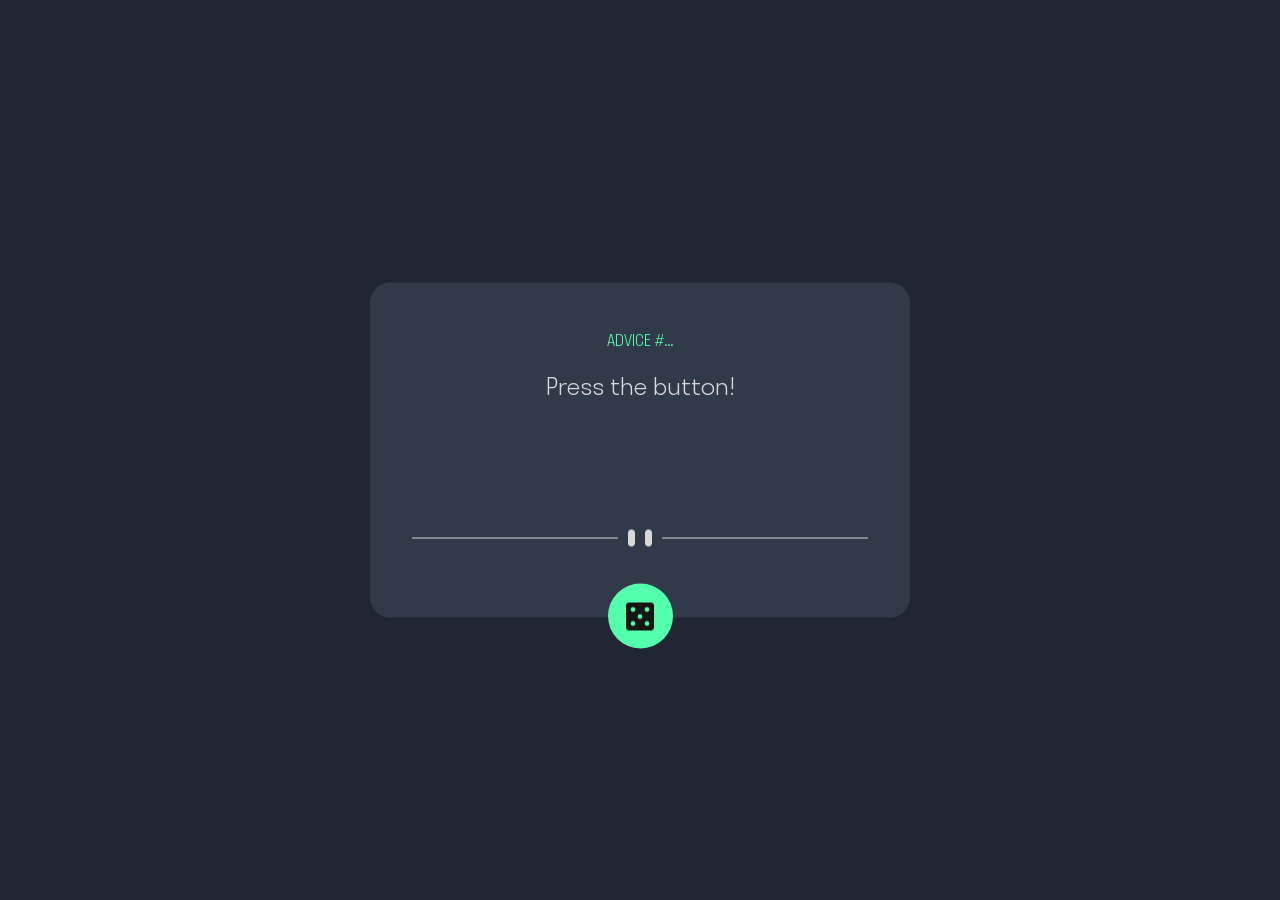
<file: index.html>
<!DOCTYPE html>
<html>
  <head>
    <meta charset="utf-8" />
    <meta http-equiv="X-UA-Compatible" content="IE=edge" />
    <title>Advice Slip</title>
    <meta name="description" content="" />
    <meta name="viewport" content="width=device-width, initial-scale=1" />
    <link rel="stylesheet" href="style.css" />
  </head>
  <body>
    <div class="advice-card">
      <div class="advice-header">
        ADVICE #<span id="advice-header-id">...</span>
      </div>
      <!-- ... -->
      <div class="adivce-comp-text">
        <p id="advice-comp-content">Press the button!</p>
      </div>
      <!-- ... -->
      <div class="advice-style-elements">
        <div class="advice-style-comp">
          <img class="el-line" src="./Assets/Elements/Rectangle 439.png" />
        </div>
        <!-- ... -->
        <div class="advice-style-comp">
          <img src="./Assets/Elements/Rectangle 437.png" />
          <img src="./Assets/Elements/Rectangle 437.png" />
        </div>
        <!-- ... -->
        <div class="advice-style-comp">
          <img class="el-line" src="./Assets/Elements/Rectangle 439.png" />
        </div>
      </div>
      <!-- ... -->
      <div class="adivce-comp-button">
        <button onclick="getAdvice()" type="button">
          <img
            class="advice-comp-btn-img"
            src="./Assets/Elements/svg-gobbler.png"
          />
        </button>
      </div>
    </div>
    <script src="index.js"></script>
  </body>
</html>
</file>
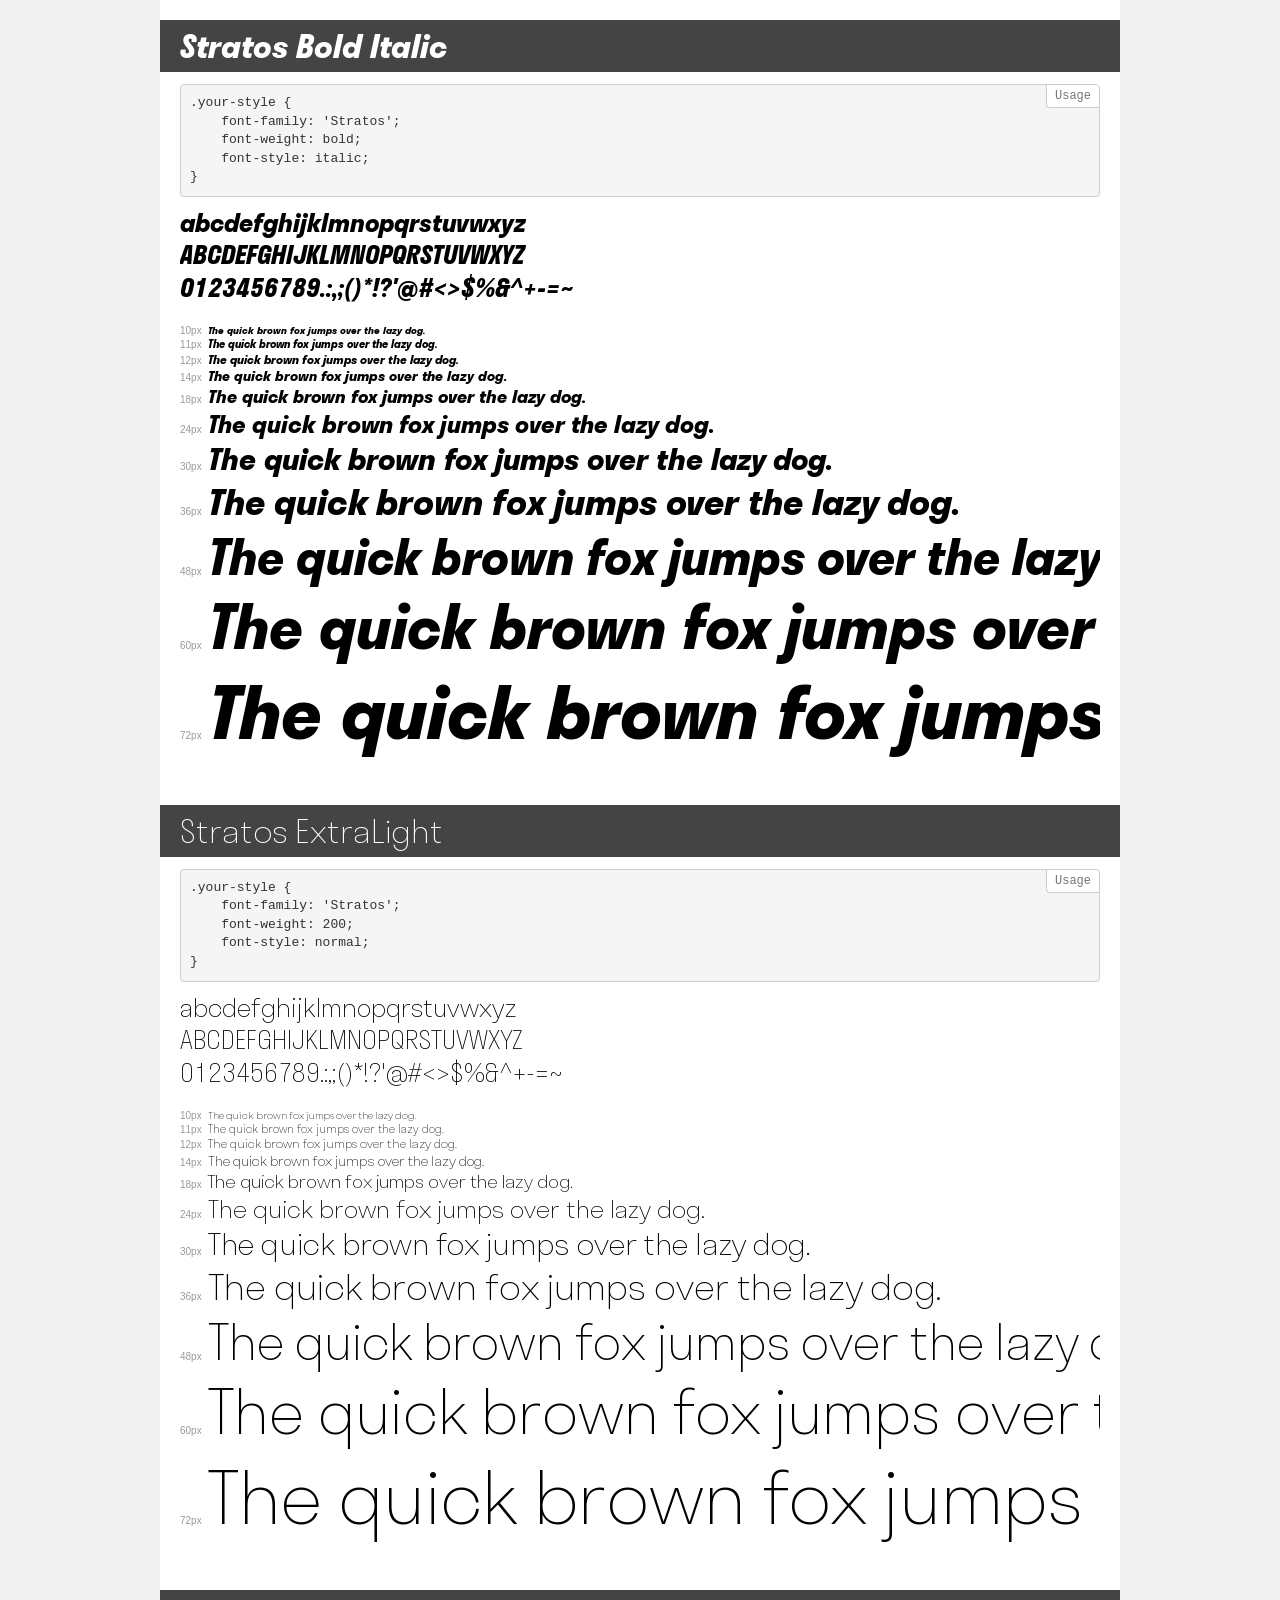
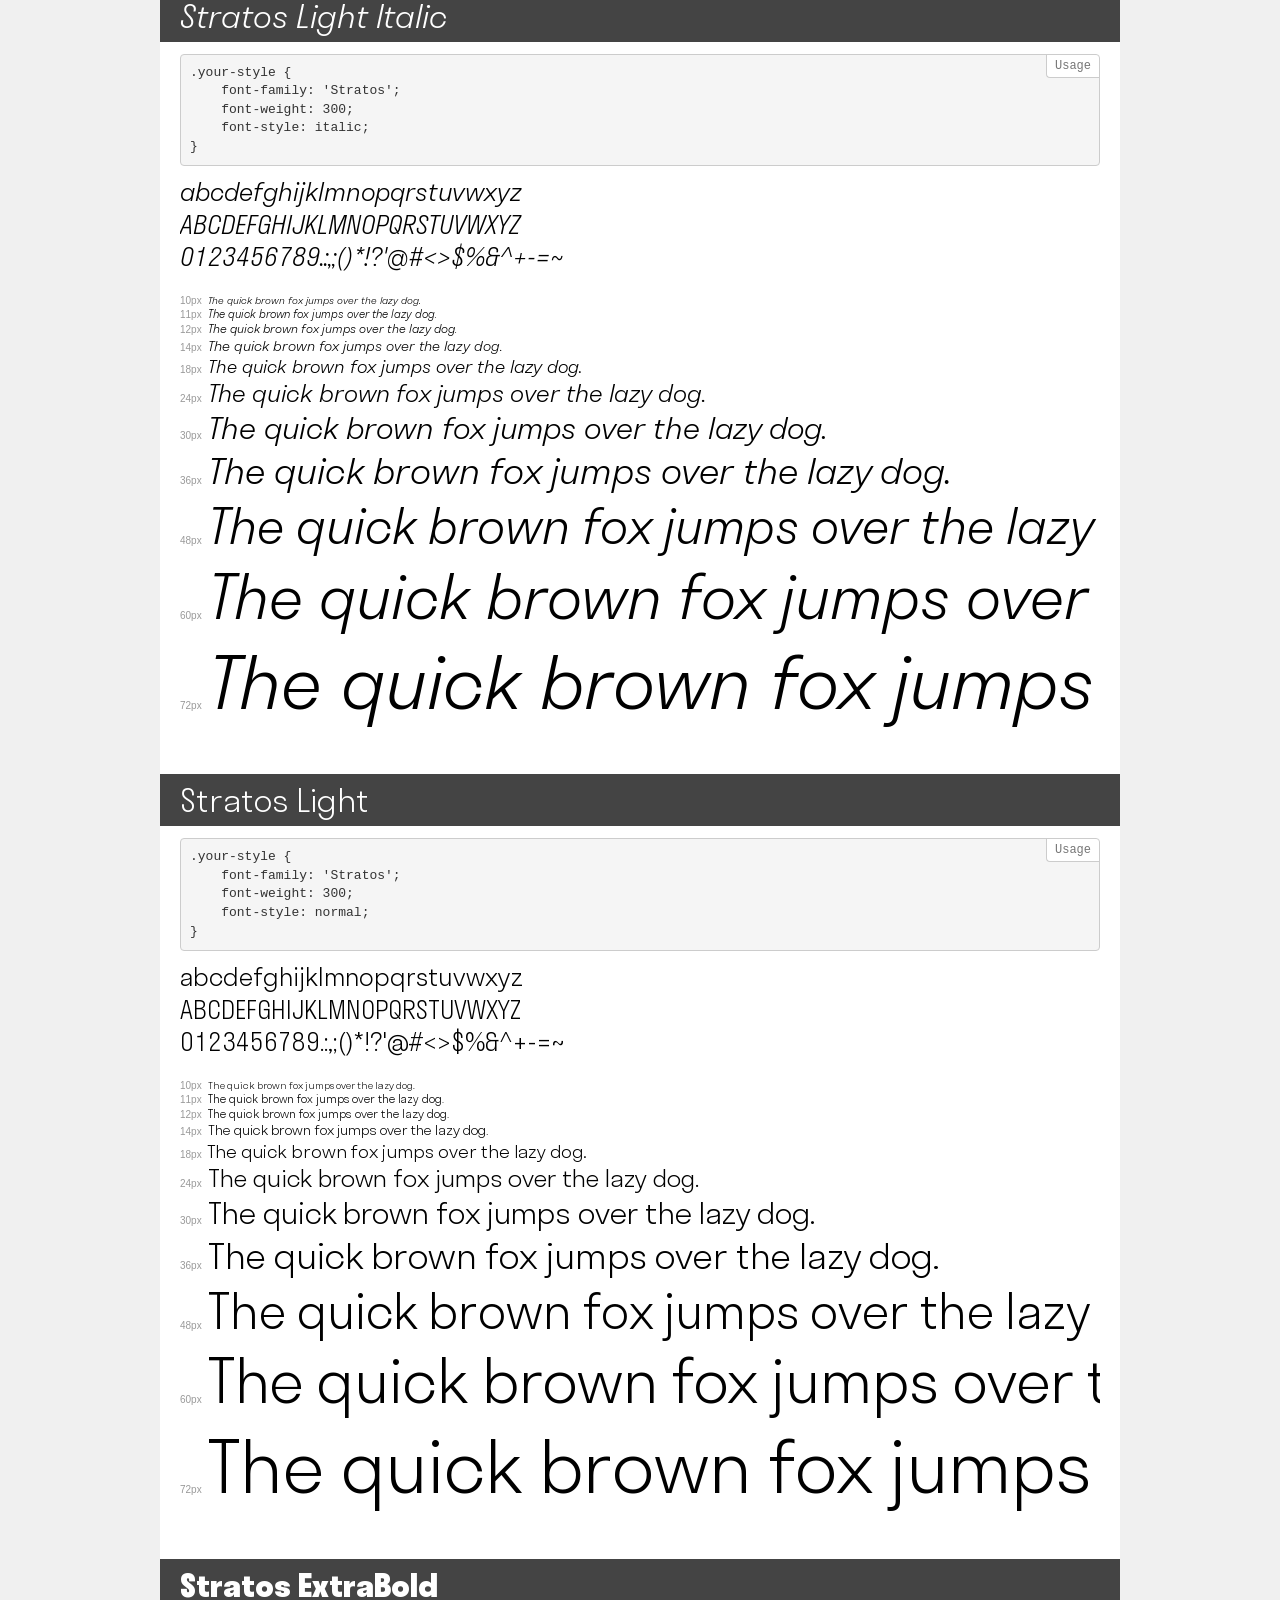
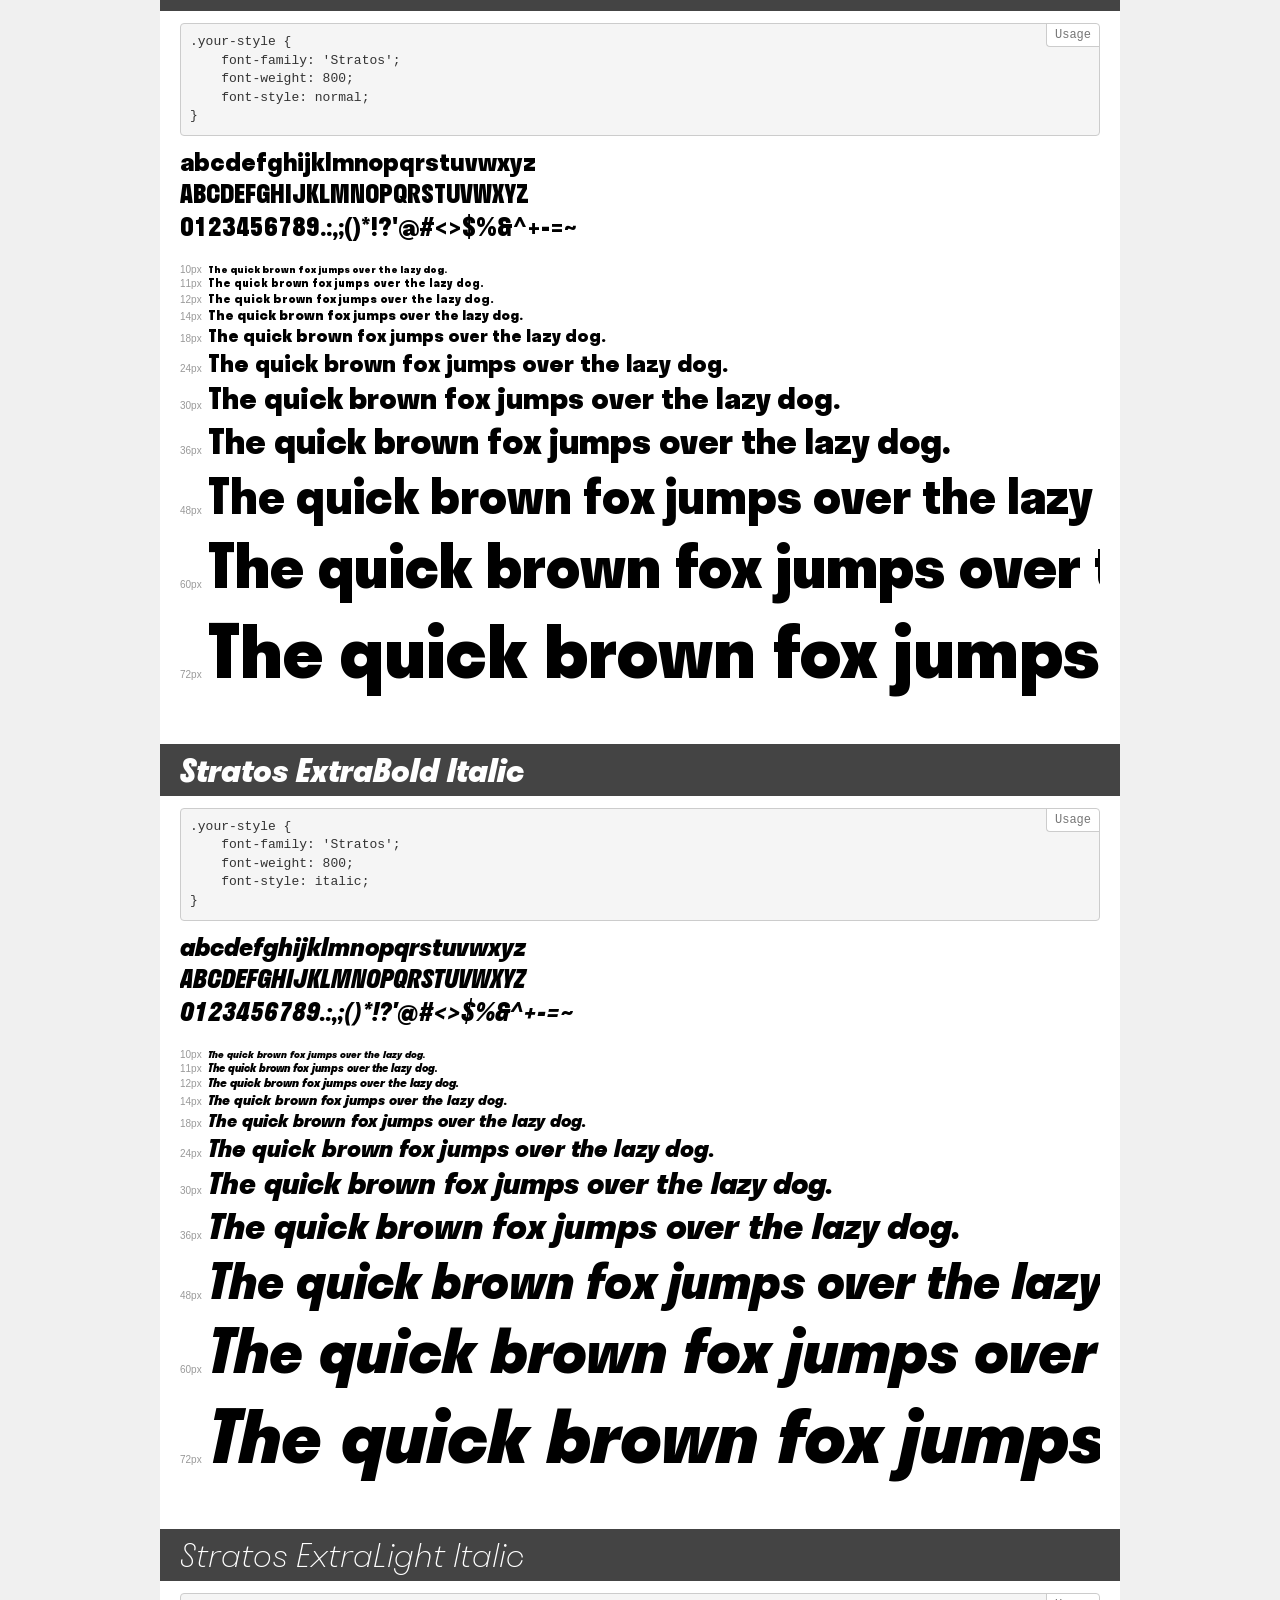
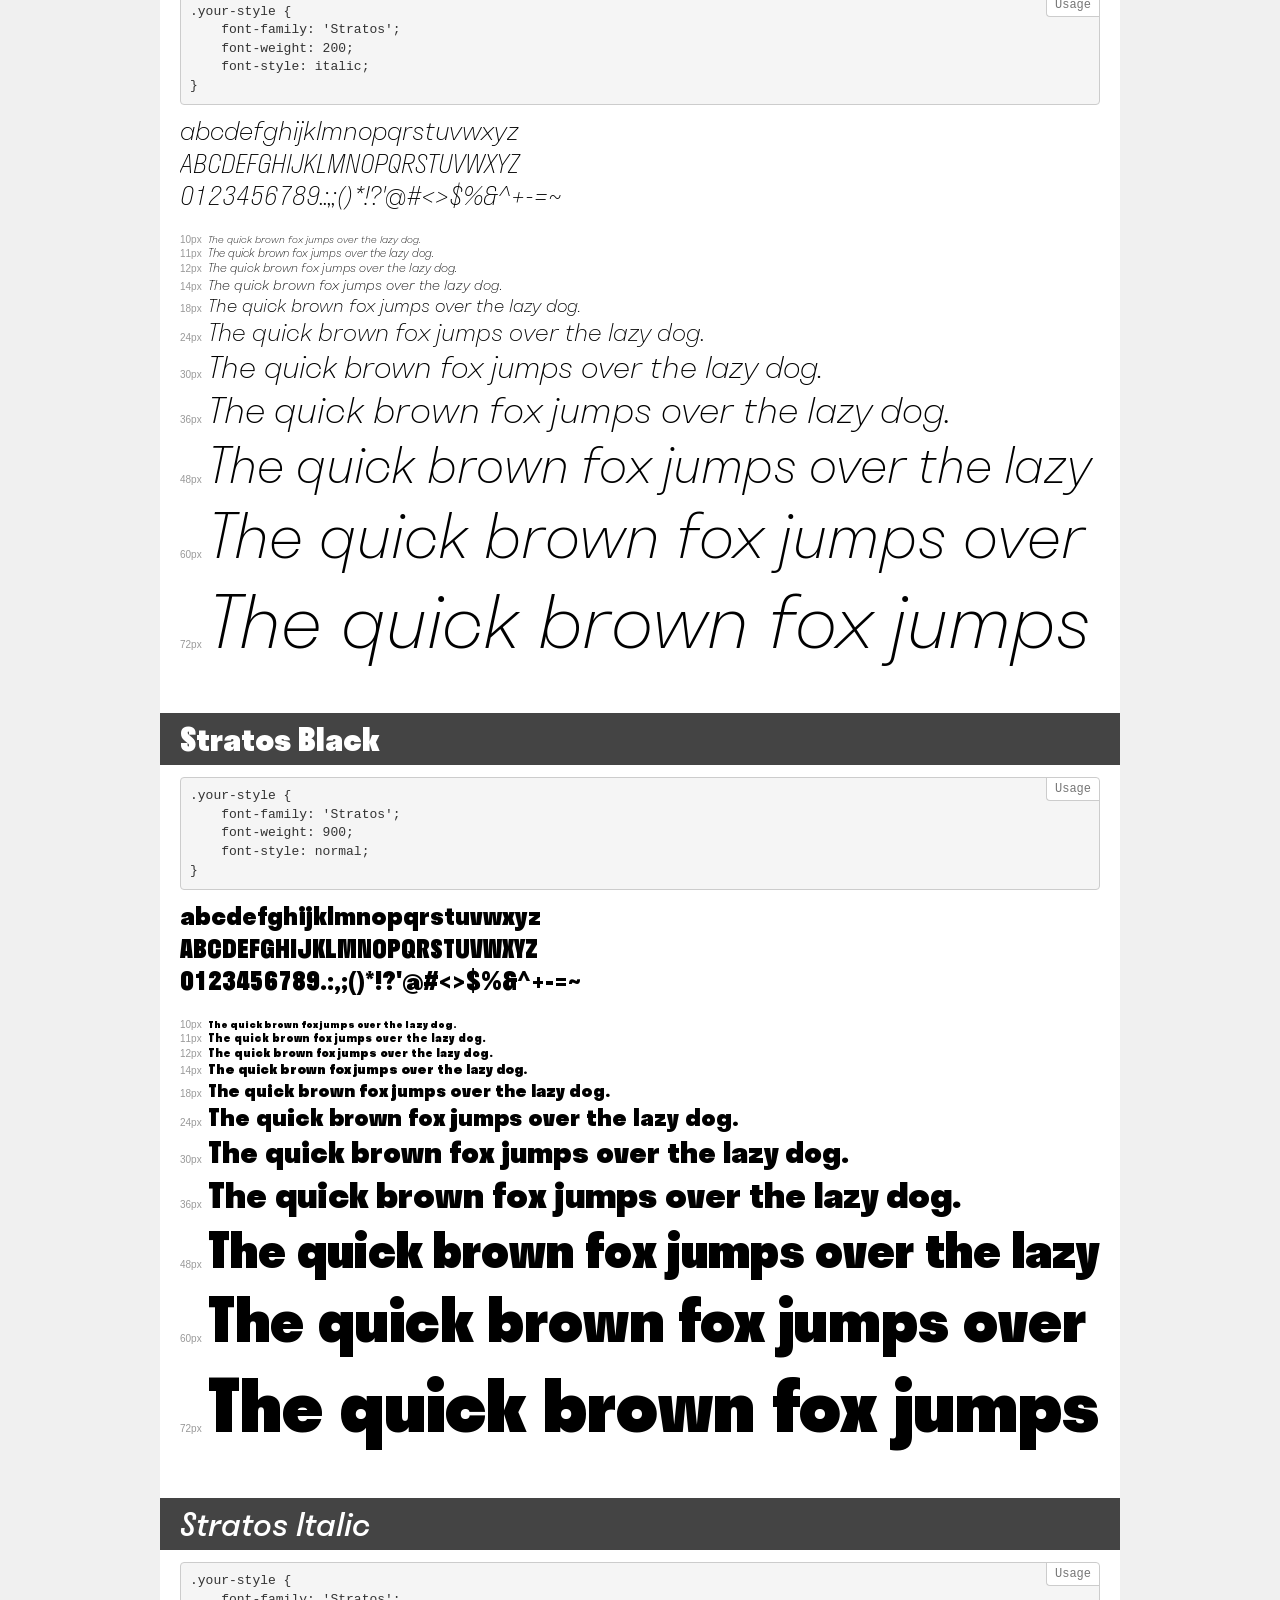
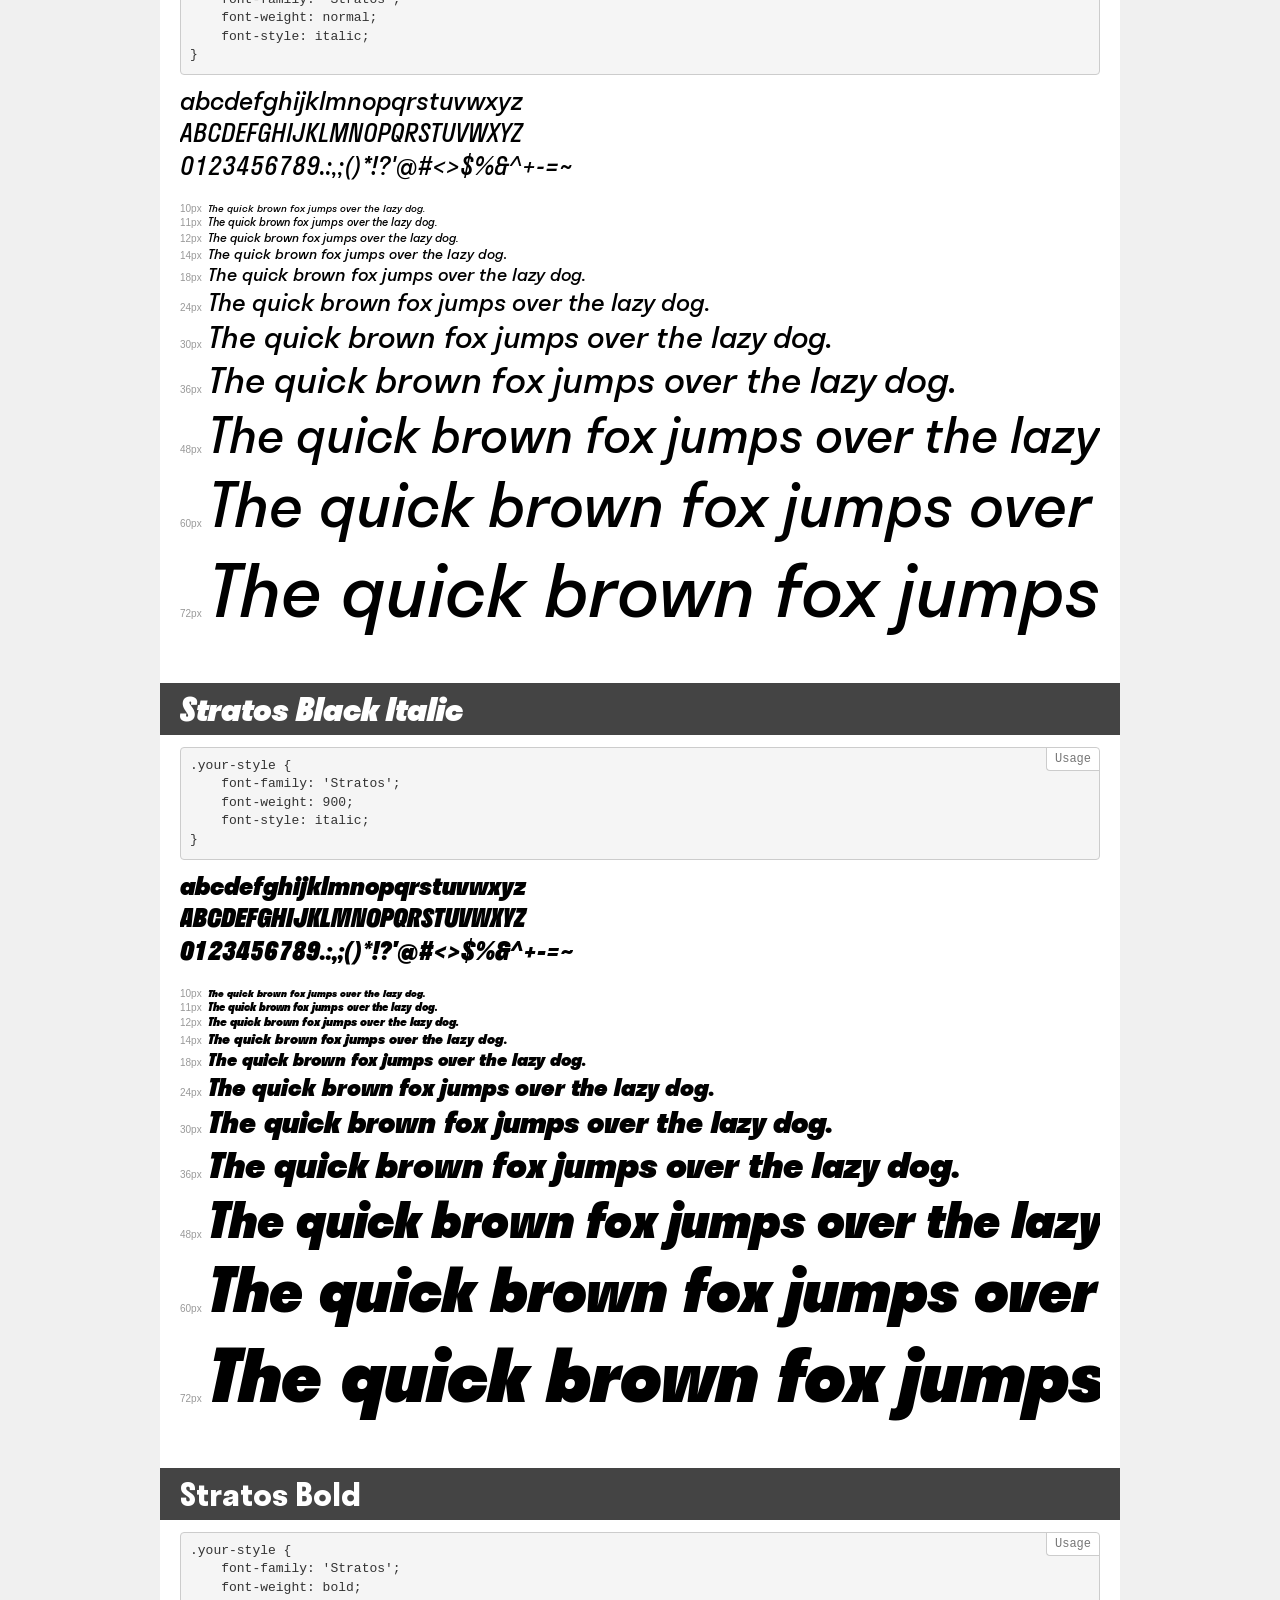
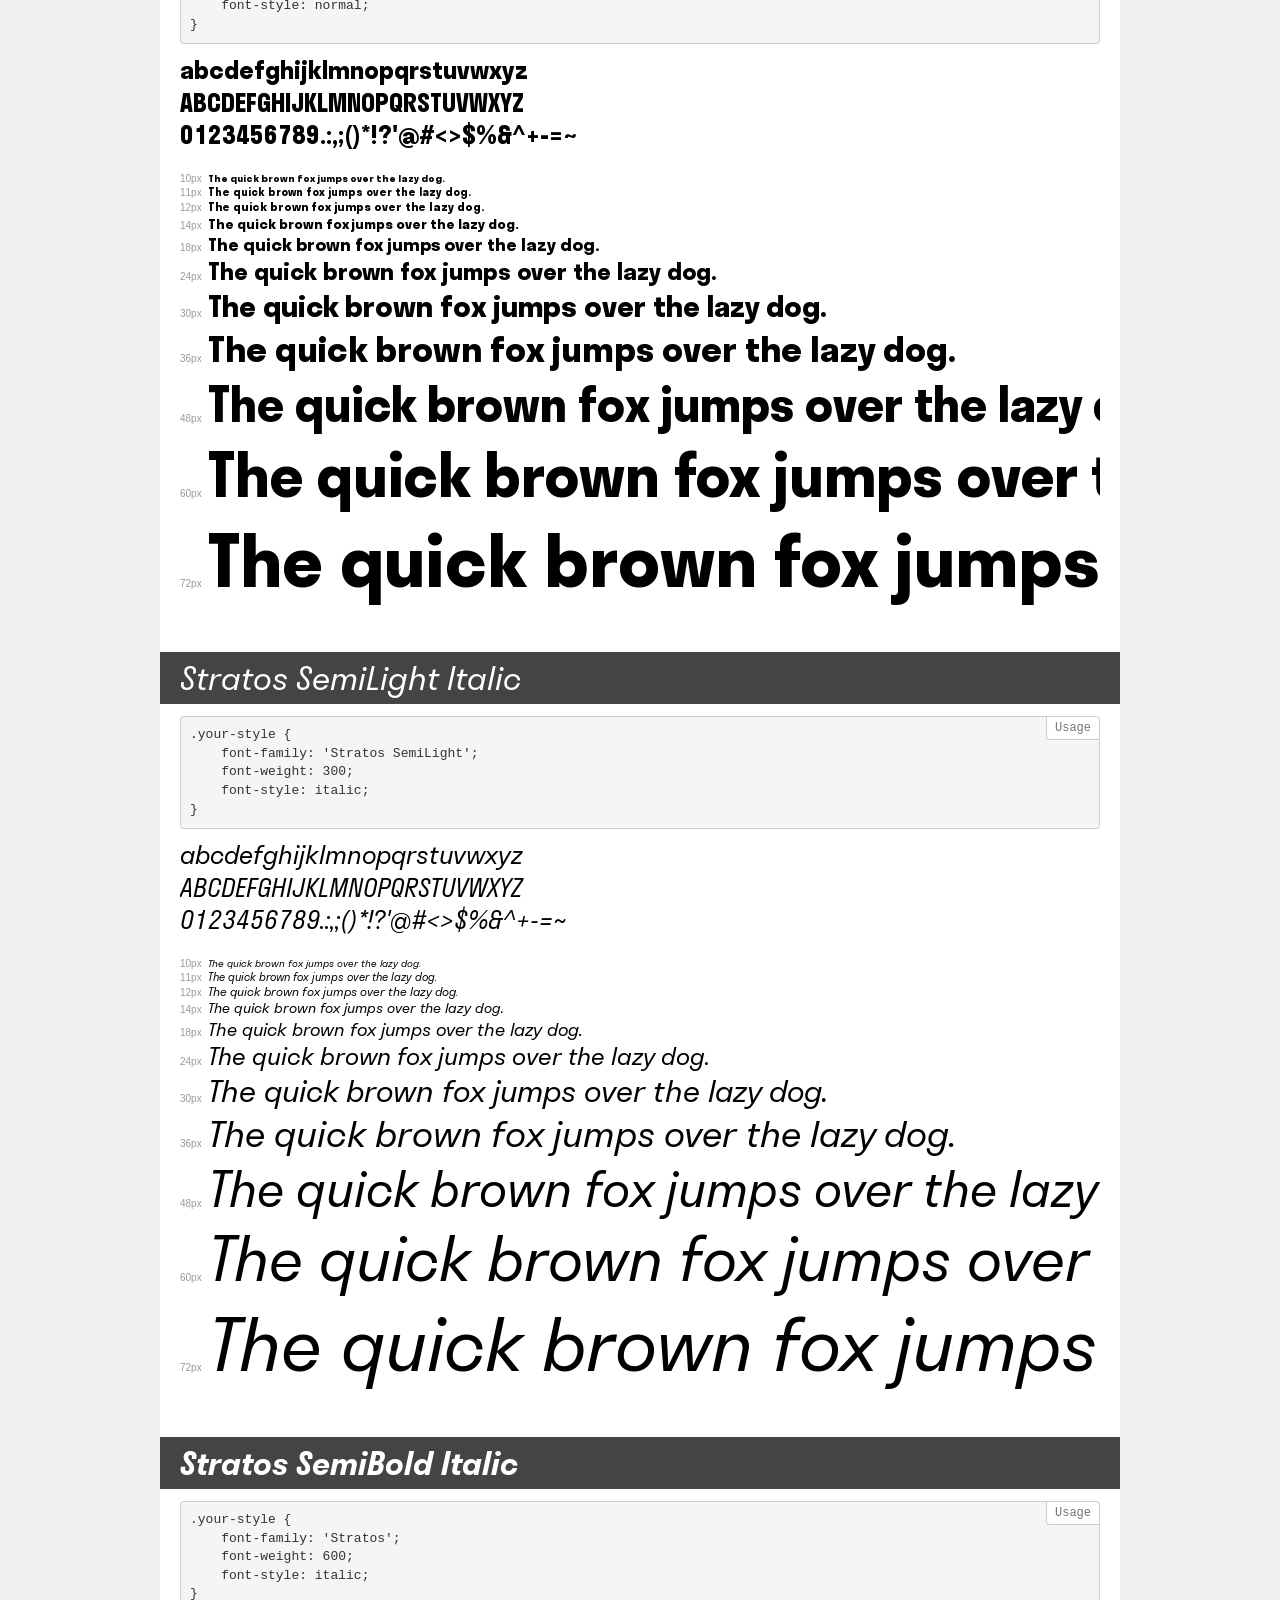
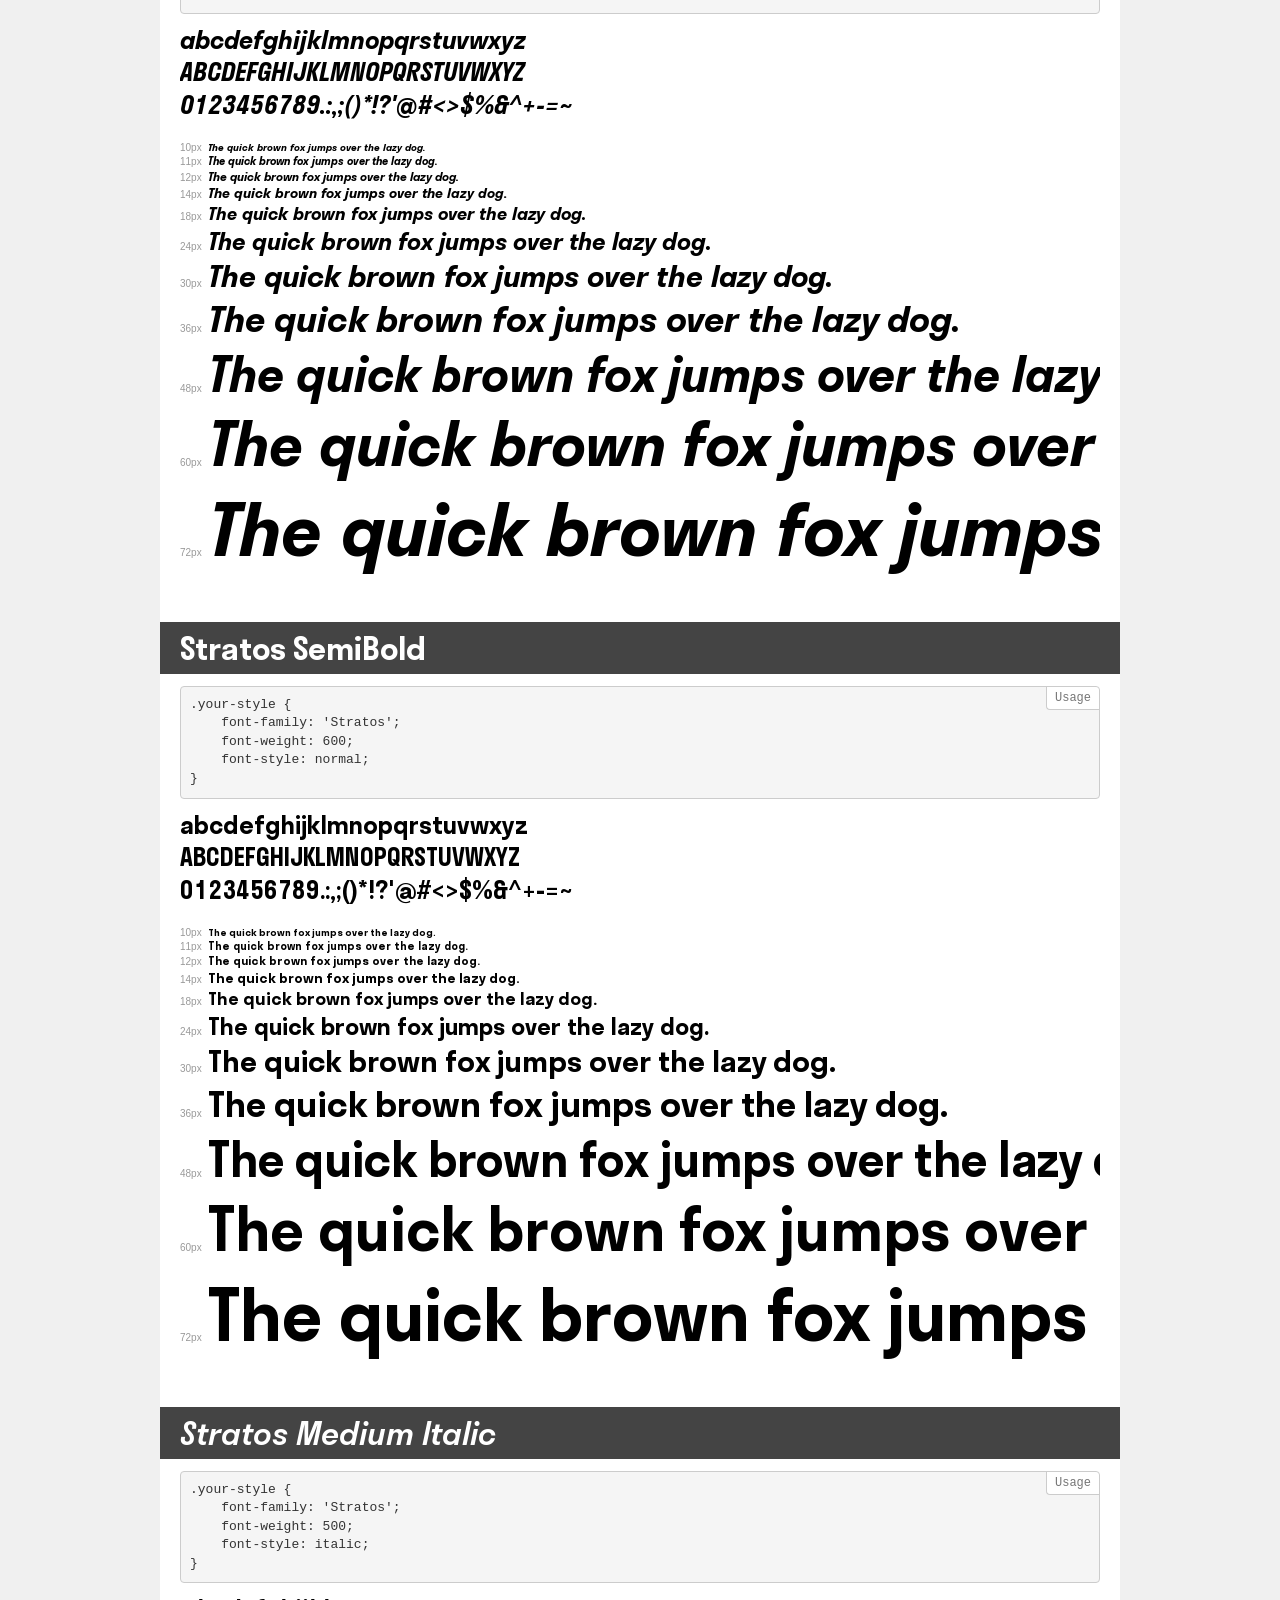
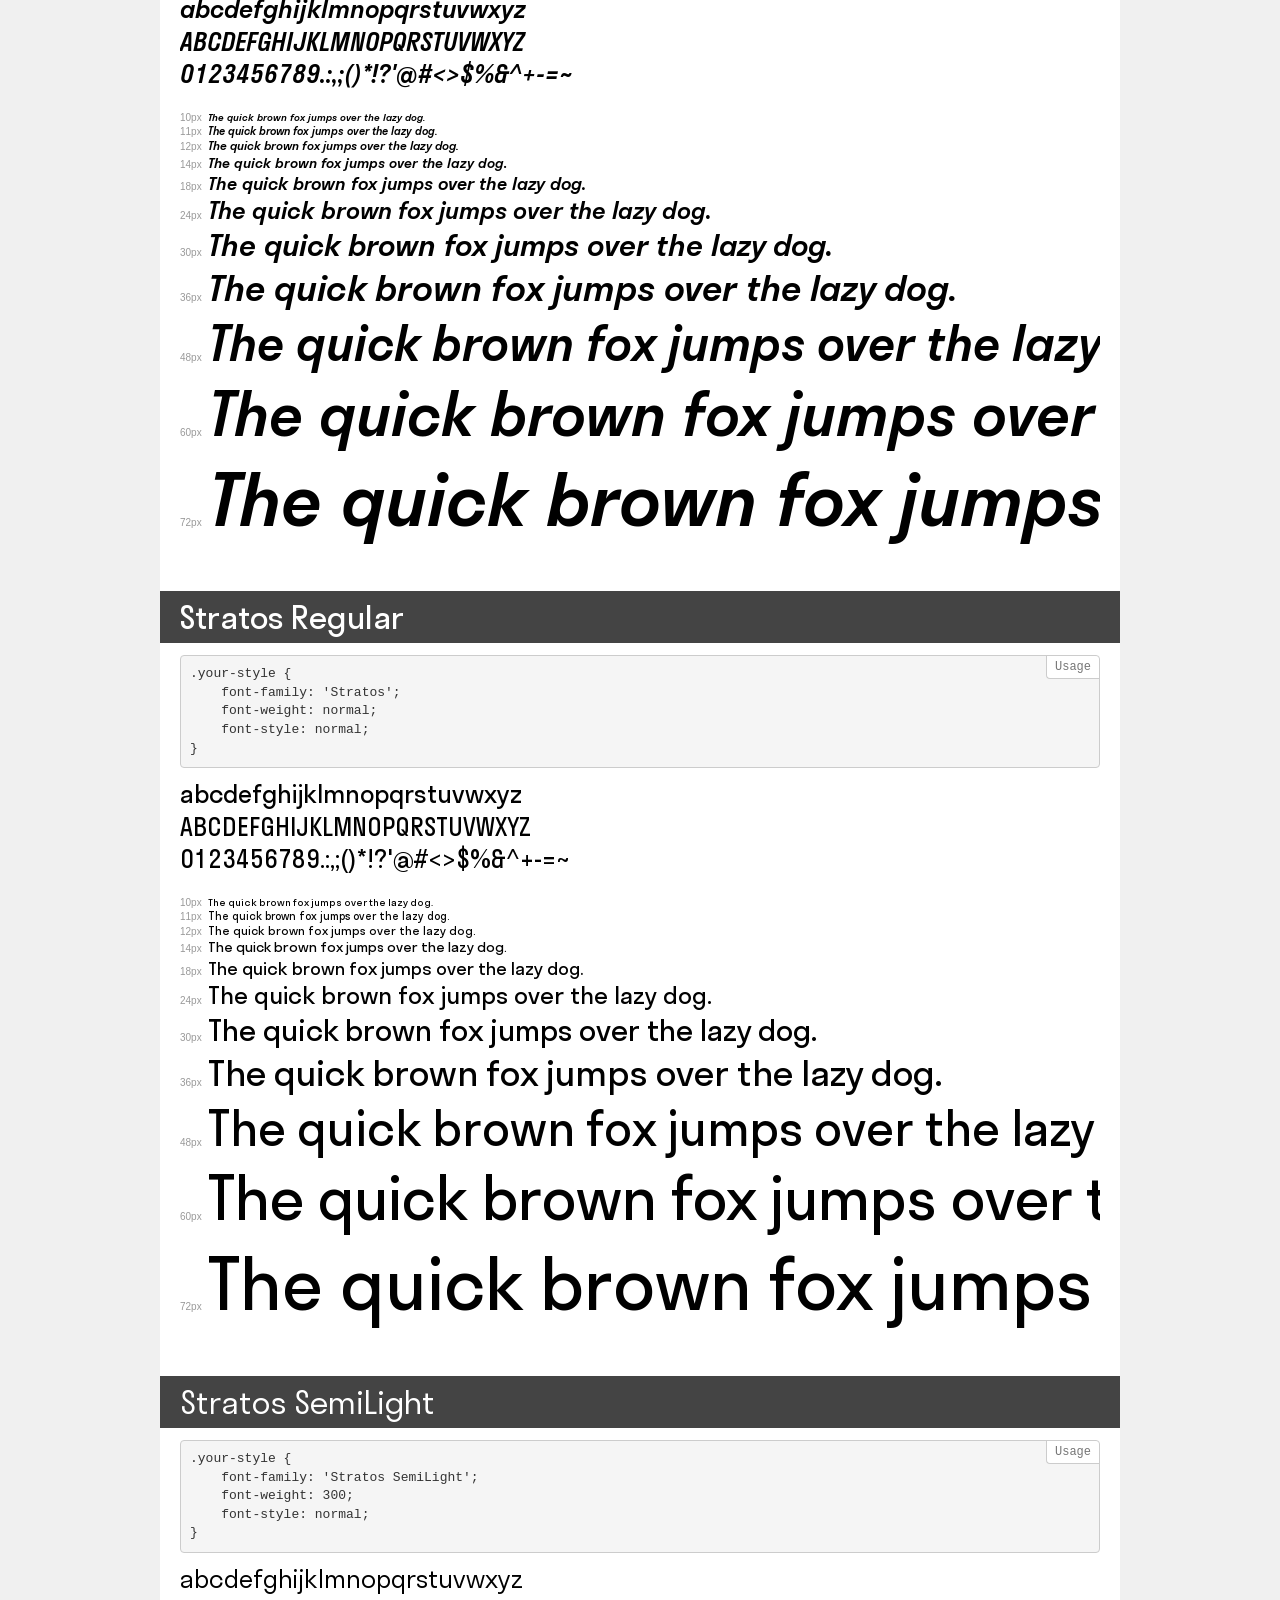
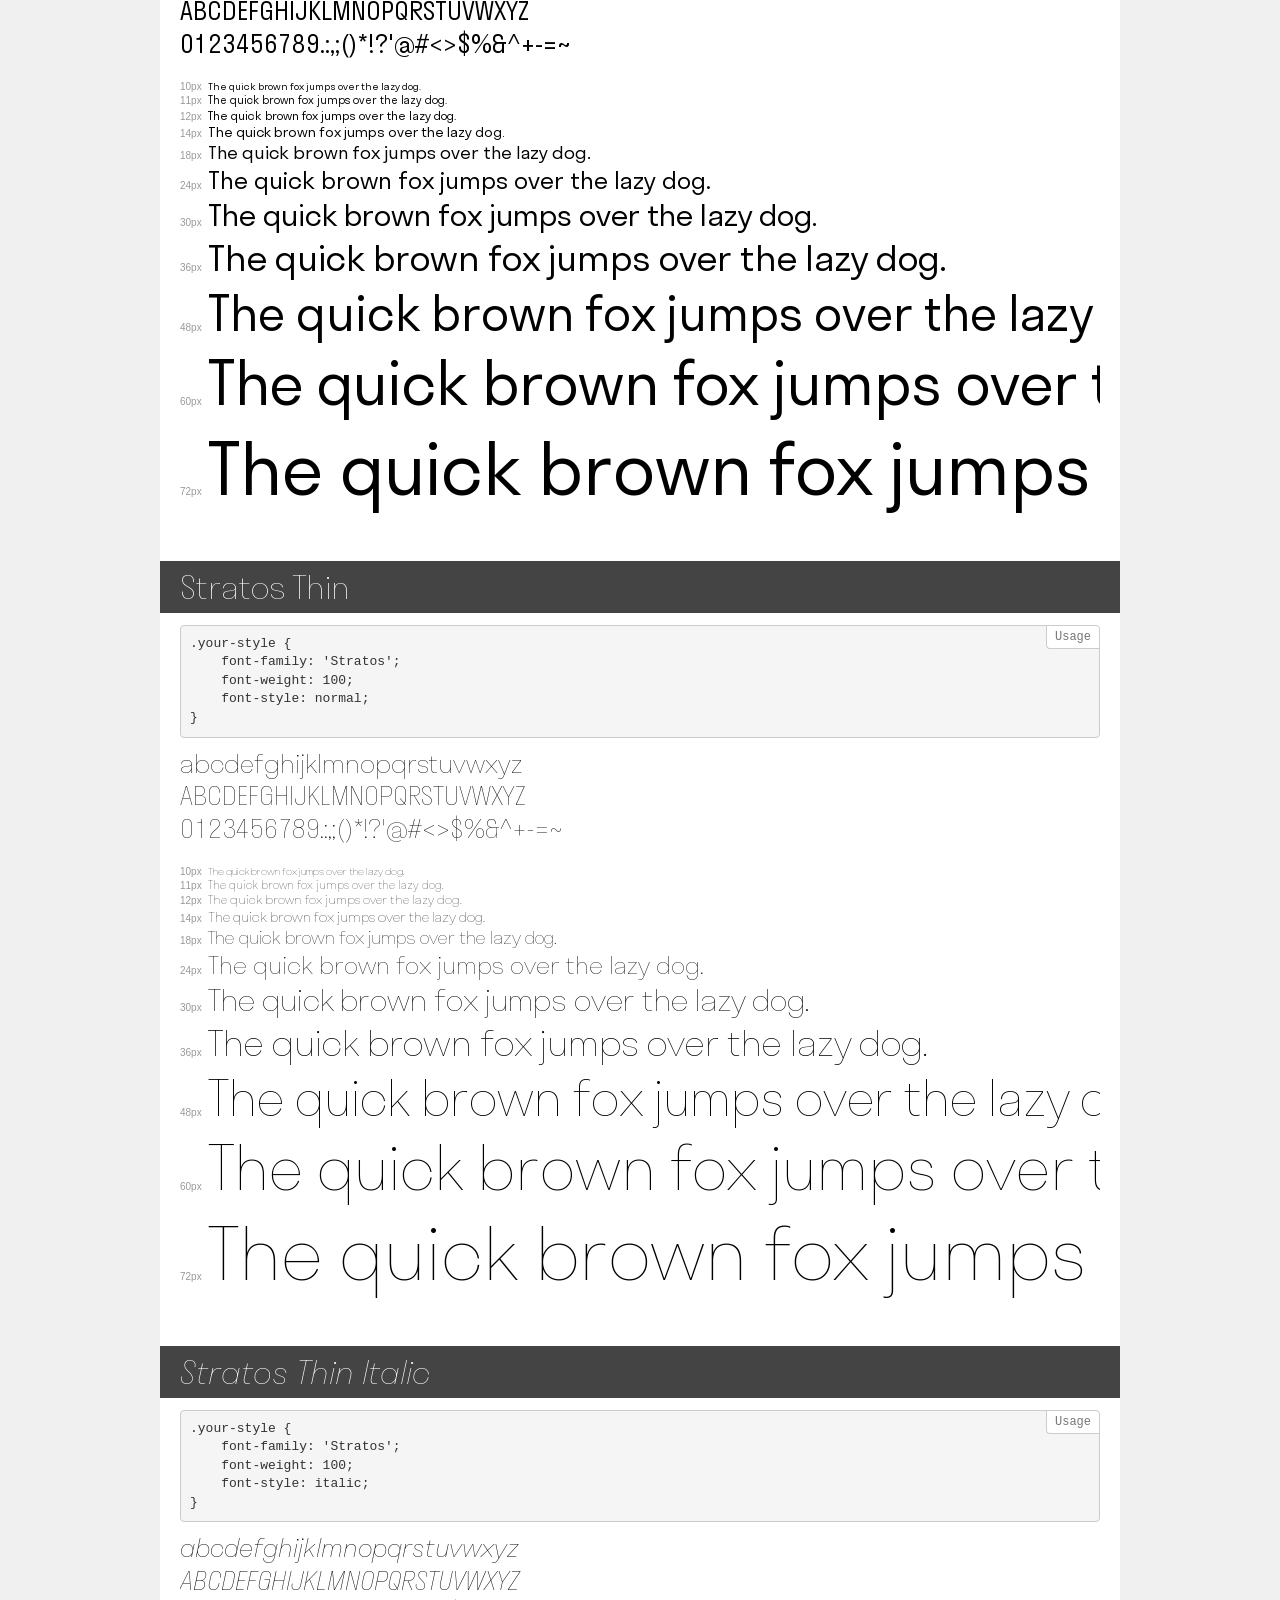
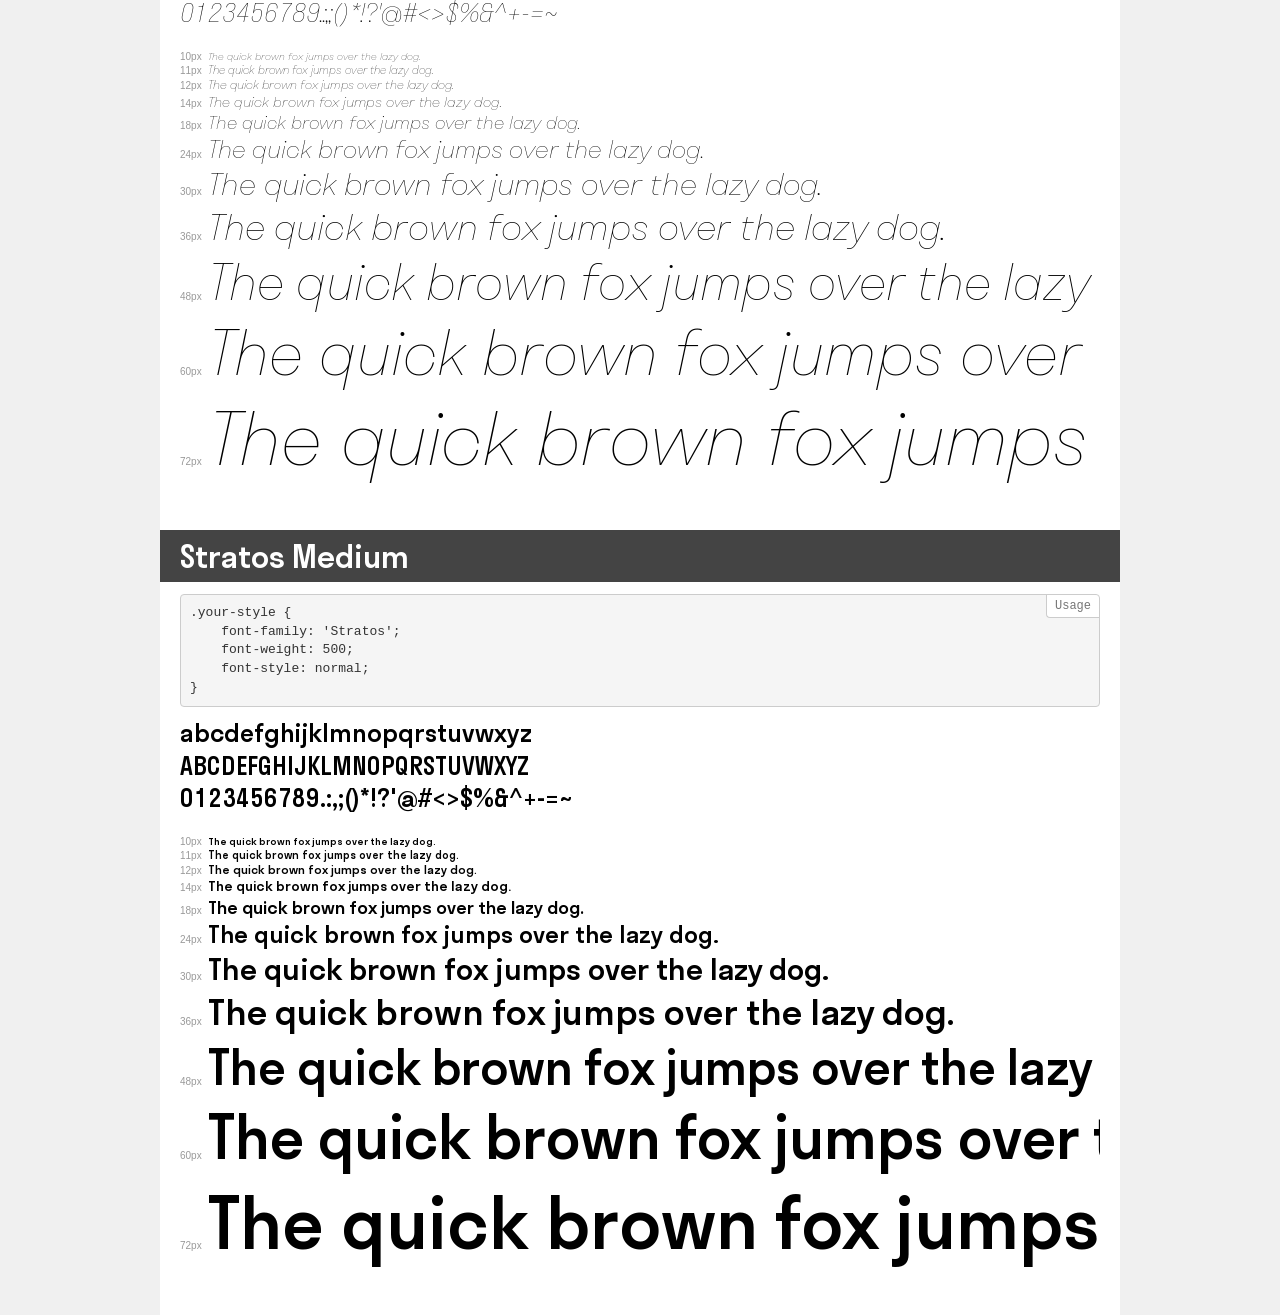
<file: Assets/Stratos-font/demo.html>
<!DOCTYPE html>
<html lang="en">
<head>
    <meta charset="utf-8">
    <meta http-equiv="X-UA-Compatible" content="IE=edge">
    <meta name="viewport" content="width=device-width, initial-scale=1">
    <meta name="robots" content="noindex, noarchive">
    <meta name="format-detection" content="telephone=no">
    <title>Transfonter demo</title>
    <link href="stylesheet.css" rel="stylesheet">
    <style>
        /*
        http://meyerweb.com/eric/tools/css/reset/
        v2.0 | 20110126
        License: none (public domain)
        */
        html, body, div, span, applet, object, iframe,
        h1, h2, h3, h4, h5, h6, p, blockquote, pre,
        a, abbr, acronym, address, big, cite, code,
        del, dfn, em, img, ins, kbd, q, s, samp,
        small, strike, strong, sub, sup, tt, var,
        b, u, i, center,
        dl, dt, dd, ol, ul, li,
        fieldset, form, label, legend,
        table, caption, tbody, tfoot, thead, tr, th, td,
        article, aside, canvas, details, embed,
        figure, figcaption, footer, header, hgroup,
        menu, nav, output, ruby, section, summary,
        time, mark, audio, video {
            margin: 0;
            padding: 0;
            border: 0;
            font-size: 100%;
            font: inherit;
            vertical-align: baseline;
        }
        /* HTML5 display-role reset for older browsers */
        article, aside, details, figcaption, figure,
        footer, header, hgroup, menu, nav, section {
            display: block;
        }
        body {
            line-height: 1;
        }
        ol, ul {
            list-style: none;
        }
        blockquote, q {
            quotes: none;
        }
        blockquote:before, blockquote:after,
        q:before, q:after {
            content: '';
            content: none;
        }
        table {
            border-collapse: collapse;
            border-spacing: 0;
        }
        /* demo styles */
        body {
            background: #f0f0f0;
            color: #000;
        }
        .page {
            background: #fff;
            width: 920px;
            margin: 0 auto;
            padding: 20px 20px 0 20px;
            overflow: hidden;
        }
        .font-container {
            overflow-x: auto;
            overflow-y: hidden;
            margin-bottom: 40px;
            line-height: 1.3;
            white-space: nowrap;
            padding-bottom: 5px;
        }
        h1 {
            position: relative;
            background: #444;
            font-size: 32px;
            color: #fff;
            padding: 10px 20px;
            margin: 0 -20px 12px -20px;
        }
        .letters {
            font-size: 25px;
            margin-bottom: 20px;
        }
        .s10:before {
            content: '10px';
        }
        .s11:before {
            content: '11px';
        }
        .s12:before {
            content: '12px';
        }
        .s14:before {
            content: '14px';
        }
        .s18:before {
            content: '18px';
        }
        .s24:before {
            content: '24px';
        }
        .s30:before {
            content: '30px';
        }
        .s36:before {
            content: '36px';
        }
        .s48:before {
            content: '48px';
        }
        .s60:before {
            content: '60px';
        }
        .s72:before {
            content: '72px';
        }
        .s10:before, .s11:before, .s12:before, .s14:before,
        .s18:before, .s24:before, .s30:before, .s36:before,
        .s48:before, .s60:before, .s72:before {
            font-family: Arial, sans-serif;
            font-size: 10px;
            font-weight: normal;
            font-style: normal;
            color: #999;
            padding-right: 6px;
        }
        pre {
            display: block;
            position: relative;
            padding: 9px;
            margin: 0 0 10px;
            font-family: Monaco, Menlo, Consolas, "Courier New", monospace;
            font-size: 13px;
            line-height: 1.428571429;
            color: #333;
            font-weight: normal;
            font-style: normal;
            background-color: #f5f5f5;
            border: 1px solid #ccc;
            overflow-x: auto;
            border-radius: 4px;
        }
        pre:after {
            display: block;
            position: absolute;
            right: 0;
            top: 0;
            content: 'Usage';
            line-height: 1;
            padding: 5px 8px;
            font-size: 12px;
            color: #767676;
            background-color: #fff;
            border: 1px solid #ccc;
            border-right: none;
            border-top: none;
            border-radius: 0 4px 0 4px;
            z-index: 10;
        }
        /* responsive */
        @media (max-width: 959px) {
            .page {
                width: auto;
                margin: 0;
            }
        }
    </style>
</head>
<body>
<div class="page">
    <div class="demo">
        <h1 style="font-family: 'Stratos'; font-weight: bold; font-style: italic;">Stratos Bold Italic</h1>
        <pre>.your-style {
    font-family: 'Stratos';
    font-weight: bold;
    font-style: italic;
}</pre>
        <div class="font-container" style="font-family: 'Stratos'; font-weight: bold; font-style: italic;">
            <p class="letters">
                abcdefghijklmnopqrstuvwxyz<br>
ABCDEFGHIJKLMNOPQRSTUVWXYZ<br>
                0123456789.:,;()*!?'@#<>$%&^+-=~
            </p>
            <p class="s10" style="font-size: 10px;">The quick brown fox jumps over the lazy dog.</p>
            <p class="s11" style="font-size: 11px;">The quick brown fox jumps over the lazy dog.</p>
            <p class="s12" style="font-size: 12px;">The quick brown fox jumps over the lazy dog.</p>
            <p class="s14" style="font-size: 14px;">The quick brown fox jumps over the lazy dog.</p>
            <p class="s18" style="font-size: 18px;">The quick brown fox jumps over the lazy dog.</p>
            <p class="s24" style="font-size: 24px;">The quick brown fox jumps over the lazy dog.</p>
            <p class="s30" style="font-size: 30px;">The quick brown fox jumps over the lazy dog.</p>
            <p class="s36" style="font-size: 36px;">The quick brown fox jumps over the lazy dog.</p>
            <p class="s48" style="font-size: 48px;">The quick brown fox jumps over the lazy dog.</p>
            <p class="s60" style="font-size: 60px;">The quick brown fox jumps over the lazy dog.</p>
            <p class="s72" style="font-size: 72px;">The quick brown fox jumps over the lazy dog.</p>
        </div>
    </div>
    <div class="demo">
        <h1 style="font-family: 'Stratos'; font-weight: 200; font-style: normal;">Stratos ExtraLight</h1>
        <pre>.your-style {
    font-family: 'Stratos';
    font-weight: 200;
    font-style: normal;
}</pre>
        <div class="font-container" style="font-family: 'Stratos'; font-weight: 200; font-style: normal;">
            <p class="letters">
                abcdefghijklmnopqrstuvwxyz<br>
ABCDEFGHIJKLMNOPQRSTUVWXYZ<br>
                0123456789.:,;()*!?'@#<>$%&^+-=~
            </p>
            <p class="s10" style="font-size: 10px;">The quick brown fox jumps over the lazy dog.</p>
            <p class="s11" style="font-size: 11px;">The quick brown fox jumps over the lazy dog.</p>
            <p class="s12" style="font-size: 12px;">The quick brown fox jumps over the lazy dog.</p>
            <p class="s14" style="font-size: 14px;">The quick brown fox jumps over the lazy dog.</p>
            <p class="s18" style="font-size: 18px;">The quick brown fox jumps over the lazy dog.</p>
            <p class="s24" style="font-size: 24px;">The quick brown fox jumps over the lazy dog.</p>
            <p class="s30" style="font-size: 30px;">The quick brown fox jumps over the lazy dog.</p>
            <p class="s36" style="font-size: 36px;">The quick brown fox jumps over the lazy dog.</p>
            <p class="s48" style="font-size: 48px;">The quick brown fox jumps over the lazy dog.</p>
            <p class="s60" style="font-size: 60px;">The quick brown fox jumps over the lazy dog.</p>
            <p class="s72" style="font-size: 72px;">The quick brown fox jumps over the lazy dog.</p>
        </div>
    </div>
    <div class="demo">
        <h1 style="font-family: 'Stratos'; font-weight: 300; font-style: italic;">Stratos Light Italic</h1>
        <pre>.your-style {
    font-family: 'Stratos';
    font-weight: 300;
    font-style: italic;
}</pre>
        <div class="font-container" style="font-family: 'Stratos'; font-weight: 300; font-style: italic;">
            <p class="letters">
                abcdefghijklmnopqrstuvwxyz<br>
ABCDEFGHIJKLMNOPQRSTUVWXYZ<br>
                0123456789.:,;()*!?'@#<>$%&^+-=~
            </p>
            <p class="s10" style="font-size: 10px;">The quick brown fox jumps over the lazy dog.</p>
            <p class="s11" style="font-size: 11px;">The quick brown fox jumps over the lazy dog.</p>
            <p class="s12" style="font-size: 12px;">The quick brown fox jumps over the lazy dog.</p>
            <p class="s14" style="font-size: 14px;">The quick brown fox jumps over the lazy dog.</p>
            <p class="s18" style="font-size: 18px;">The quick brown fox jumps over the lazy dog.</p>
            <p class="s24" style="font-size: 24px;">The quick brown fox jumps over the lazy dog.</p>
            <p class="s30" style="font-size: 30px;">The quick brown fox jumps over the lazy dog.</p>
            <p class="s36" style="font-size: 36px;">The quick brown fox jumps over the lazy dog.</p>
            <p class="s48" style="font-size: 48px;">The quick brown fox jumps over the lazy dog.</p>
            <p class="s60" style="font-size: 60px;">The quick brown fox jumps over the lazy dog.</p>
            <p class="s72" style="font-size: 72px;">The quick brown fox jumps over the lazy dog.</p>
        </div>
    </div>
    <div class="demo">
        <h1 style="font-family: 'Stratos'; font-weight: 300; font-style: normal;">Stratos Light</h1>
        <pre>.your-style {
    font-family: 'Stratos';
    font-weight: 300;
    font-style: normal;
}</pre>
        <div class="font-container" style="font-family: 'Stratos'; font-weight: 300; font-style: normal;">
            <p class="letters">
                abcdefghijklmnopqrstuvwxyz<br>
ABCDEFGHIJKLMNOPQRSTUVWXYZ<br>
                0123456789.:,;()*!?'@#<>$%&^+-=~
            </p>
            <p class="s10" style="font-size: 10px;">The quick brown fox jumps over the lazy dog.</p>
            <p class="s11" style="font-size: 11px;">The quick brown fox jumps over the lazy dog.</p>
            <p class="s12" style="font-size: 12px;">The quick brown fox jumps over the lazy dog.</p>
            <p class="s14" style="font-size: 14px;">The quick brown fox jumps over the lazy dog.</p>
            <p class="s18" style="font-size: 18px;">The quick brown fox jumps over the lazy dog.</p>
            <p class="s24" style="font-size: 24px;">The quick brown fox jumps over the lazy dog.</p>
            <p class="s30" style="font-size: 30px;">The quick brown fox jumps over the lazy dog.</p>
            <p class="s36" style="font-size: 36px;">The quick brown fox jumps over the lazy dog.</p>
            <p class="s48" style="font-size: 48px;">The quick brown fox jumps over the lazy dog.</p>
            <p class="s60" style="font-size: 60px;">The quick brown fox jumps over the lazy dog.</p>
            <p class="s72" style="font-size: 72px;">The quick brown fox jumps over the lazy dog.</p>
        </div>
    </div>
    <div class="demo">
        <h1 style="font-family: 'Stratos'; font-weight: 800; font-style: normal;">Stratos ExtraBold</h1>
        <pre>.your-style {
    font-family: 'Stratos';
    font-weight: 800;
    font-style: normal;
}</pre>
        <div class="font-container" style="font-family: 'Stratos'; font-weight: 800; font-style: normal;">
            <p class="letters">
                abcdefghijklmnopqrstuvwxyz<br>
ABCDEFGHIJKLMNOPQRSTUVWXYZ<br>
                0123456789.:,;()*!?'@#<>$%&^+-=~
            </p>
            <p class="s10" style="font-size: 10px;">The quick brown fox jumps over the lazy dog.</p>
            <p class="s11" style="font-size: 11px;">The quick brown fox jumps over the lazy dog.</p>
            <p class="s12" style="font-size: 12px;">The quick brown fox jumps over the lazy dog.</p>
            <p class="s14" style="font-size: 14px;">The quick brown fox jumps over the lazy dog.</p>
            <p class="s18" style="font-size: 18px;">The quick brown fox jumps over the lazy dog.</p>
            <p class="s24" style="font-size: 24px;">The quick brown fox jumps over the lazy dog.</p>
            <p class="s30" style="font-size: 30px;">The quick brown fox jumps over the lazy dog.</p>
            <p class="s36" style="font-size: 36px;">The quick brown fox jumps over the lazy dog.</p>
            <p class="s48" style="font-size: 48px;">The quick brown fox jumps over the lazy dog.</p>
            <p class="s60" style="font-size: 60px;">The quick brown fox jumps over the lazy dog.</p>
            <p class="s72" style="font-size: 72px;">The quick brown fox jumps over the lazy dog.</p>
        </div>
    </div>
    <div class="demo">
        <h1 style="font-family: 'Stratos'; font-weight: 800; font-style: italic;">Stratos ExtraBold Italic</h1>
        <pre>.your-style {
    font-family: 'Stratos';
    font-weight: 800;
    font-style: italic;
}</pre>
        <div class="font-container" style="font-family: 'Stratos'; font-weight: 800; font-style: italic;">
            <p class="letters">
                abcdefghijklmnopqrstuvwxyz<br>
ABCDEFGHIJKLMNOPQRSTUVWXYZ<br>
                0123456789.:,;()*!?'@#<>$%&^+-=~
            </p>
            <p class="s10" style="font-size: 10px;">The quick brown fox jumps over the lazy dog.</p>
            <p class="s11" style="font-size: 11px;">The quick brown fox jumps over the lazy dog.</p>
            <p class="s12" style="font-size: 12px;">The quick brown fox jumps over the lazy dog.</p>
            <p class="s14" style="font-size: 14px;">The quick brown fox jumps over the lazy dog.</p>
            <p class="s18" style="font-size: 18px;">The quick brown fox jumps over the lazy dog.</p>
            <p class="s24" style="font-size: 24px;">The quick brown fox jumps over the lazy dog.</p>
            <p class="s30" style="font-size: 30px;">The quick brown fox jumps over the lazy dog.</p>
            <p class="s36" style="font-size: 36px;">The quick brown fox jumps over the lazy dog.</p>
            <p class="s48" style="font-size: 48px;">The quick brown fox jumps over the lazy dog.</p>
            <p class="s60" style="font-size: 60px;">The quick brown fox jumps over the lazy dog.</p>
            <p class="s72" style="font-size: 72px;">The quick brown fox jumps over the lazy dog.</p>
        </div>
    </div>
    <div class="demo">
        <h1 style="font-family: 'Stratos'; font-weight: 200; font-style: italic;">Stratos ExtraLight Italic</h1>
        <pre>.your-style {
    font-family: 'Stratos';
    font-weight: 200;
    font-style: italic;
}</pre>
        <div class="font-container" style="font-family: 'Stratos'; font-weight: 200; font-style: italic;">
            <p class="letters">
                abcdefghijklmnopqrstuvwxyz<br>
ABCDEFGHIJKLMNOPQRSTUVWXYZ<br>
                0123456789.:,;()*!?'@#<>$%&^+-=~
            </p>
            <p class="s10" style="font-size: 10px;">The quick brown fox jumps over the lazy dog.</p>
            <p class="s11" style="font-size: 11px;">The quick brown fox jumps over the lazy dog.</p>
            <p class="s12" style="font-size: 12px;">The quick brown fox jumps over the lazy dog.</p>
            <p class="s14" style="font-size: 14px;">The quick brown fox jumps over the lazy dog.</p>
            <p class="s18" style="font-size: 18px;">The quick brown fox jumps over the lazy dog.</p>
            <p class="s24" style="font-size: 24px;">The quick brown fox jumps over the lazy dog.</p>
            <p class="s30" style="font-size: 30px;">The quick brown fox jumps over the lazy dog.</p>
            <p class="s36" style="font-size: 36px;">The quick brown fox jumps over the lazy dog.</p>
            <p class="s48" style="font-size: 48px;">The quick brown fox jumps over the lazy dog.</p>
            <p class="s60" style="font-size: 60px;">The quick brown fox jumps over the lazy dog.</p>
            <p class="s72" style="font-size: 72px;">The quick brown fox jumps over the lazy dog.</p>
        </div>
    </div>
    <div class="demo">
        <h1 style="font-family: 'Stratos'; font-weight: 900; font-style: normal;">Stratos Black</h1>
        <pre>.your-style {
    font-family: 'Stratos';
    font-weight: 900;
    font-style: normal;
}</pre>
        <div class="font-container" style="font-family: 'Stratos'; font-weight: 900; font-style: normal;">
            <p class="letters">
                abcdefghijklmnopqrstuvwxyz<br>
ABCDEFGHIJKLMNOPQRSTUVWXYZ<br>
                0123456789.:,;()*!?'@#<>$%&^+-=~
            </p>
            <p class="s10" style="font-size: 10px;">The quick brown fox jumps over the lazy dog.</p>
            <p class="s11" style="font-size: 11px;">The quick brown fox jumps over the lazy dog.</p>
            <p class="s12" style="font-size: 12px;">The quick brown fox jumps over the lazy dog.</p>
            <p class="s14" style="font-size: 14px;">The quick brown fox jumps over the lazy dog.</p>
            <p class="s18" style="font-size: 18px;">The quick brown fox jumps over the lazy dog.</p>
            <p class="s24" style="font-size: 24px;">The quick brown fox jumps over the lazy dog.</p>
            <p class="s30" style="font-size: 30px;">The quick brown fox jumps over the lazy dog.</p>
            <p class="s36" style="font-size: 36px;">The quick brown fox jumps over the lazy dog.</p>
            <p class="s48" style="font-size: 48px;">The quick brown fox jumps over the lazy dog.</p>
            <p class="s60" style="font-size: 60px;">The quick brown fox jumps over the lazy dog.</p>
            <p class="s72" style="font-size: 72px;">The quick brown fox jumps over the lazy dog.</p>
        </div>
    </div>
    <div class="demo">
        <h1 style="font-family: 'Stratos'; font-weight: normal; font-style: italic;">Stratos Italic</h1>
        <pre>.your-style {
    font-family: 'Stratos';
    font-weight: normal;
    font-style: italic;
}</pre>
        <div class="font-container" style="font-family: 'Stratos'; font-weight: normal; font-style: italic;">
            <p class="letters">
                abcdefghijklmnopqrstuvwxyz<br>
ABCDEFGHIJKLMNOPQRSTUVWXYZ<br>
                0123456789.:,;()*!?'@#<>$%&^+-=~
            </p>
            <p class="s10" style="font-size: 10px;">The quick brown fox jumps over the lazy dog.</p>
            <p class="s11" style="font-size: 11px;">The quick brown fox jumps over the lazy dog.</p>
            <p class="s12" style="font-size: 12px;">The quick brown fox jumps over the lazy dog.</p>
            <p class="s14" style="font-size: 14px;">The quick brown fox jumps over the lazy dog.</p>
            <p class="s18" style="font-size: 18px;">The quick brown fox jumps over the lazy dog.</p>
            <p class="s24" style="font-size: 24px;">The quick brown fox jumps over the lazy dog.</p>
            <p class="s30" style="font-size: 30px;">The quick brown fox jumps over the lazy dog.</p>
            <p class="s36" style="font-size: 36px;">The quick brown fox jumps over the lazy dog.</p>
            <p class="s48" style="font-size: 48px;">The quick brown fox jumps over the lazy dog.</p>
            <p class="s60" style="font-size: 60px;">The quick brown fox jumps over the lazy dog.</p>
            <p class="s72" style="font-size: 72px;">The quick brown fox jumps over the lazy dog.</p>
        </div>
    </div>
    <div class="demo">
        <h1 style="font-family: 'Stratos'; font-weight: 900; font-style: italic;">Stratos Black Italic</h1>
        <pre>.your-style {
    font-family: 'Stratos';
    font-weight: 900;
    font-style: italic;
}</pre>
        <div class="font-container" style="font-family: 'Stratos'; font-weight: 900; font-style: italic;">
            <p class="letters">
                abcdefghijklmnopqrstuvwxyz<br>
ABCDEFGHIJKLMNOPQRSTUVWXYZ<br>
                0123456789.:,;()*!?'@#<>$%&^+-=~
            </p>
            <p class="s10" style="font-size: 10px;">The quick brown fox jumps over the lazy dog.</p>
            <p class="s11" style="font-size: 11px;">The quick brown fox jumps over the lazy dog.</p>
            <p class="s12" style="font-size: 12px;">The quick brown fox jumps over the lazy dog.</p>
            <p class="s14" style="font-size: 14px;">The quick brown fox jumps over the lazy dog.</p>
            <p class="s18" style="font-size: 18px;">The quick brown fox jumps over the lazy dog.</p>
            <p class="s24" style="font-size: 24px;">The quick brown fox jumps over the lazy dog.</p>
            <p class="s30" style="font-size: 30px;">The quick brown fox jumps over the lazy dog.</p>
            <p class="s36" style="font-size: 36px;">The quick brown fox jumps over the lazy dog.</p>
            <p class="s48" style="font-size: 48px;">The quick brown fox jumps over the lazy dog.</p>
            <p class="s60" style="font-size: 60px;">The quick brown fox jumps over the lazy dog.</p>
            <p class="s72" style="font-size: 72px;">The quick brown fox jumps over the lazy dog.</p>
        </div>
    </div>
    <div class="demo">
        <h1 style="font-family: 'Stratos'; font-weight: bold; font-style: normal;">Stratos Bold</h1>
        <pre>.your-style {
    font-family: 'Stratos';
    font-weight: bold;
    font-style: normal;
}</pre>
        <div class="font-container" style="font-family: 'Stratos'; font-weight: bold; font-style: normal;">
            <p class="letters">
                abcdefghijklmnopqrstuvwxyz<br>
ABCDEFGHIJKLMNOPQRSTUVWXYZ<br>
                0123456789.:,;()*!?'@#<>$%&^+-=~
            </p>
            <p class="s10" style="font-size: 10px;">The quick brown fox jumps over the lazy dog.</p>
            <p class="s11" style="font-size: 11px;">The quick brown fox jumps over the lazy dog.</p>
            <p class="s12" style="font-size: 12px;">The quick brown fox jumps over the lazy dog.</p>
            <p class="s14" style="font-size: 14px;">The quick brown fox jumps over the lazy dog.</p>
            <p class="s18" style="font-size: 18px;">The quick brown fox jumps over the lazy dog.</p>
            <p class="s24" style="font-size: 24px;">The quick brown fox jumps over the lazy dog.</p>
            <p class="s30" style="font-size: 30px;">The quick brown fox jumps over the lazy dog.</p>
            <p class="s36" style="font-size: 36px;">The quick brown fox jumps over the lazy dog.</p>
            <p class="s48" style="font-size: 48px;">The quick brown fox jumps over the lazy dog.</p>
            <p class="s60" style="font-size: 60px;">The quick brown fox jumps over the lazy dog.</p>
            <p class="s72" style="font-size: 72px;">The quick brown fox jumps over the lazy dog.</p>
        </div>
    </div>
    <div class="demo">
        <h1 style="font-family: 'Stratos SemiLight'; font-weight: 300; font-style: italic;">Stratos SemiLight Italic</h1>
        <pre>.your-style {
    font-family: 'Stratos SemiLight';
    font-weight: 300;
    font-style: italic;
}</pre>
        <div class="font-container" style="font-family: 'Stratos SemiLight'; font-weight: 300; font-style: italic;">
            <p class="letters">
                abcdefghijklmnopqrstuvwxyz<br>
ABCDEFGHIJKLMNOPQRSTUVWXYZ<br>
                0123456789.:,;()*!?'@#<>$%&^+-=~
            </p>
            <p class="s10" style="font-size: 10px;">The quick brown fox jumps over the lazy dog.</p>
            <p class="s11" style="font-size: 11px;">The quick brown fox jumps over the lazy dog.</p>
            <p class="s12" style="font-size: 12px;">The quick brown fox jumps over the lazy dog.</p>
            <p class="s14" style="font-size: 14px;">The quick brown fox jumps over the lazy dog.</p>
            <p class="s18" style="font-size: 18px;">The quick brown fox jumps over the lazy dog.</p>
            <p class="s24" style="font-size: 24px;">The quick brown fox jumps over the lazy dog.</p>
            <p class="s30" style="font-size: 30px;">The quick brown fox jumps over the lazy dog.</p>
            <p class="s36" style="font-size: 36px;">The quick brown fox jumps over the lazy dog.</p>
            <p class="s48" style="font-size: 48px;">The quick brown fox jumps over the lazy dog.</p>
            <p class="s60" style="font-size: 60px;">The quick brown fox jumps over the lazy dog.</p>
            <p class="s72" style="font-size: 72px;">The quick brown fox jumps over the lazy dog.</p>
        </div>
    </div>
    <div class="demo">
        <h1 style="font-family: 'Stratos'; font-weight: 600; font-style: italic;">Stratos SemiBold Italic</h1>
        <pre>.your-style {
    font-family: 'Stratos';
    font-weight: 600;
    font-style: italic;
}</pre>
        <div class="font-container" style="font-family: 'Stratos'; font-weight: 600; font-style: italic;">
            <p class="letters">
                abcdefghijklmnopqrstuvwxyz<br>
ABCDEFGHIJKLMNOPQRSTUVWXYZ<br>
                0123456789.:,;()*!?'@#<>$%&^+-=~
            </p>
            <p class="s10" style="font-size: 10px;">The quick brown fox jumps over the lazy dog.</p>
            <p class="s11" style="font-size: 11px;">The quick brown fox jumps over the lazy dog.</p>
            <p class="s12" style="font-size: 12px;">The quick brown fox jumps over the lazy dog.</p>
            <p class="s14" style="font-size: 14px;">The quick brown fox jumps over the lazy dog.</p>
            <p class="s18" style="font-size: 18px;">The quick brown fox jumps over the lazy dog.</p>
            <p class="s24" style="font-size: 24px;">The quick brown fox jumps over the lazy dog.</p>
            <p class="s30" style="font-size: 30px;">The quick brown fox jumps over the lazy dog.</p>
            <p class="s36" style="font-size: 36px;">The quick brown fox jumps over the lazy dog.</p>
            <p class="s48" style="font-size: 48px;">The quick brown fox jumps over the lazy dog.</p>
            <p class="s60" style="font-size: 60px;">The quick brown fox jumps over the lazy dog.</p>
            <p class="s72" style="font-size: 72px;">The quick brown fox jumps over the lazy dog.</p>
        </div>
    </div>
    <div class="demo">
        <h1 style="font-family: 'Stratos'; font-weight: 600; font-style: normal;">Stratos SemiBold</h1>
        <pre>.your-style {
    font-family: 'Stratos';
    font-weight: 600;
    font-style: normal;
}</pre>
        <div class="font-container" style="font-family: 'Stratos'; font-weight: 600; font-style: normal;">
            <p class="letters">
                abcdefghijklmnopqrstuvwxyz<br>
ABCDEFGHIJKLMNOPQRSTUVWXYZ<br>
                0123456789.:,;()*!?'@#<>$%&^+-=~
            </p>
            <p class="s10" style="font-size: 10px;">The quick brown fox jumps over the lazy dog.</p>
            <p class="s11" style="font-size: 11px;">The quick brown fox jumps over the lazy dog.</p>
            <p class="s12" style="font-size: 12px;">The quick brown fox jumps over the lazy dog.</p>
            <p class="s14" style="font-size: 14px;">The quick brown fox jumps over the lazy dog.</p>
            <p class="s18" style="font-size: 18px;">The quick brown fox jumps over the lazy dog.</p>
            <p class="s24" style="font-size: 24px;">The quick brown fox jumps over the lazy dog.</p>
            <p class="s30" style="font-size: 30px;">The quick brown fox jumps over the lazy dog.</p>
            <p class="s36" style="font-size: 36px;">The quick brown fox jumps over the lazy dog.</p>
            <p class="s48" style="font-size: 48px;">The quick brown fox jumps over the lazy dog.</p>
            <p class="s60" style="font-size: 60px;">The quick brown fox jumps over the lazy dog.</p>
            <p class="s72" style="font-size: 72px;">The quick brown fox jumps over the lazy dog.</p>
        </div>
    </div>
    <div class="demo">
        <h1 style="font-family: 'Stratos'; font-weight: 500; font-style: italic;">Stratos Medium Italic</h1>
        <pre>.your-style {
    font-family: 'Stratos';
    font-weight: 500;
    font-style: italic;
}</pre>
        <div class="font-container" style="font-family: 'Stratos'; font-weight: 500; font-style: italic;">
            <p class="letters">
                abcdefghijklmnopqrstuvwxyz<br>
ABCDEFGHIJKLMNOPQRSTUVWXYZ<br>
                0123456789.:,;()*!?'@#<>$%&^+-=~
            </p>
            <p class="s10" style="font-size: 10px;">The quick brown fox jumps over the lazy dog.</p>
            <p class="s11" style="font-size: 11px;">The quick brown fox jumps over the lazy dog.</p>
            <p class="s12" style="font-size: 12px;">The quick brown fox jumps over the lazy dog.</p>
            <p class="s14" style="font-size: 14px;">The quick brown fox jumps over the lazy dog.</p>
            <p class="s18" style="font-size: 18px;">The quick brown fox jumps over the lazy dog.</p>
            <p class="s24" style="font-size: 24px;">The quick brown fox jumps over the lazy dog.</p>
            <p class="s30" style="font-size: 30px;">The quick brown fox jumps over the lazy dog.</p>
            <p class="s36" style="font-size: 36px;">The quick brown fox jumps over the lazy dog.</p>
            <p class="s48" style="font-size: 48px;">The quick brown fox jumps over the lazy dog.</p>
            <p class="s60" style="font-size: 60px;">The quick brown fox jumps over the lazy dog.</p>
            <p class="s72" style="font-size: 72px;">The quick brown fox jumps over the lazy dog.</p>
        </div>
    </div>
    <div class="demo">
        <h1 style="font-family: 'Stratos'; font-weight: normal; font-style: normal;">Stratos Regular</h1>
        <pre>.your-style {
    font-family: 'Stratos';
    font-weight: normal;
    font-style: normal;
}</pre>
        <div class="font-container" style="font-family: 'Stratos'; font-weight: normal; font-style: normal;">
            <p class="letters">
                abcdefghijklmnopqrstuvwxyz<br>
ABCDEFGHIJKLMNOPQRSTUVWXYZ<br>
                0123456789.:,;()*!?'@#<>$%&^+-=~
            </p>
            <p class="s10" style="font-size: 10px;">The quick brown fox jumps over the lazy dog.</p>
            <p class="s11" style="font-size: 11px;">The quick brown fox jumps over the lazy dog.</p>
            <p class="s12" style="font-size: 12px;">The quick brown fox jumps over the lazy dog.</p>
            <p class="s14" style="font-size: 14px;">The quick brown fox jumps over the lazy dog.</p>
            <p class="s18" style="font-size: 18px;">The quick brown fox jumps over the lazy dog.</p>
            <p class="s24" style="font-size: 24px;">The quick brown fox jumps over the lazy dog.</p>
            <p class="s30" style="font-size: 30px;">The quick brown fox jumps over the lazy dog.</p>
            <p class="s36" style="font-size: 36px;">The quick brown fox jumps over the lazy dog.</p>
            <p class="s48" style="font-size: 48px;">The quick brown fox jumps over the lazy dog.</p>
            <p class="s60" style="font-size: 60px;">The quick brown fox jumps over the lazy dog.</p>
            <p class="s72" style="font-size: 72px;">The quick brown fox jumps over the lazy dog.</p>
        </div>
    </div>
    <div class="demo">
        <h1 style="font-family: 'Stratos SemiLight'; font-weight: 300; font-style: normal;">Stratos SemiLight</h1>
        <pre>.your-style {
    font-family: 'Stratos SemiLight';
    font-weight: 300;
    font-style: normal;
}</pre>
        <div class="font-container" style="font-family: 'Stratos SemiLight'; font-weight: 300; font-style: normal;">
            <p class="letters">
                abcdefghijklmnopqrstuvwxyz<br>
ABCDEFGHIJKLMNOPQRSTUVWXYZ<br>
                0123456789.:,;()*!?'@#<>$%&^+-=~
            </p>
            <p class="s10" style="font-size: 10px;">The quick brown fox jumps over the lazy dog.</p>
            <p class="s11" style="font-size: 11px;">The quick brown fox jumps over the lazy dog.</p>
            <p class="s12" style="font-size: 12px;">The quick brown fox jumps over the lazy dog.</p>
            <p class="s14" style="font-size: 14px;">The quick brown fox jumps over the lazy dog.</p>
            <p class="s18" style="font-size: 18px;">The quick brown fox jumps over the lazy dog.</p>
            <p class="s24" style="font-size: 24px;">The quick brown fox jumps over the lazy dog.</p>
            <p class="s30" style="font-size: 30px;">The quick brown fox jumps over the lazy dog.</p>
            <p class="s36" style="font-size: 36px;">The quick brown fox jumps over the lazy dog.</p>
            <p class="s48" style="font-size: 48px;">The quick brown fox jumps over the lazy dog.</p>
            <p class="s60" style="font-size: 60px;">The quick brown fox jumps over the lazy dog.</p>
            <p class="s72" style="font-size: 72px;">The quick brown fox jumps over the lazy dog.</p>
        </div>
    </div>
    <div class="demo">
        <h1 style="font-family: 'Stratos'; font-weight: 100; font-style: normal;">Stratos Thin</h1>
        <pre>.your-style {
    font-family: 'Stratos';
    font-weight: 100;
    font-style: normal;
}</pre>
        <div class="font-container" style="font-family: 'Stratos'; font-weight: 100; font-style: normal;">
            <p class="letters">
                abcdefghijklmnopqrstuvwxyz<br>
ABCDEFGHIJKLMNOPQRSTUVWXYZ<br>
                0123456789.:,;()*!?'@#<>$%&^+-=~
            </p>
            <p class="s10" style="font-size: 10px;">The quick brown fox jumps over the lazy dog.</p>
            <p class="s11" style="font-size: 11px;">The quick brown fox jumps over the lazy dog.</p>
            <p class="s12" style="font-size: 12px;">The quick brown fox jumps over the lazy dog.</p>
            <p class="s14" style="font-size: 14px;">The quick brown fox jumps over the lazy dog.</p>
            <p class="s18" style="font-size: 18px;">The quick brown fox jumps over the lazy dog.</p>
            <p class="s24" style="font-size: 24px;">The quick brown fox jumps over the lazy dog.</p>
            <p class="s30" style="font-size: 30px;">The quick brown fox jumps over the lazy dog.</p>
            <p class="s36" style="font-size: 36px;">The quick brown fox jumps over the lazy dog.</p>
            <p class="s48" style="font-size: 48px;">The quick brown fox jumps over the lazy dog.</p>
            <p class="s60" style="font-size: 60px;">The quick brown fox jumps over the lazy dog.</p>
            <p class="s72" style="font-size: 72px;">The quick brown fox jumps over the lazy dog.</p>
        </div>
    </div>
    <div class="demo">
        <h1 style="font-family: 'Stratos'; font-weight: 100; font-style: italic;">Stratos Thin Italic</h1>
        <pre>.your-style {
    font-family: 'Stratos';
    font-weight: 100;
    font-style: italic;
}</pre>
        <div class="font-container" style="font-family: 'Stratos'; font-weight: 100; font-style: italic;">
            <p class="letters">
                abcdefghijklmnopqrstuvwxyz<br>
ABCDEFGHIJKLMNOPQRSTUVWXYZ<br>
                0123456789.:,;()*!?'@#<>$%&^+-=~
            </p>
            <p class="s10" style="font-size: 10px;">The quick brown fox jumps over the lazy dog.</p>
            <p class="s11" style="font-size: 11px;">The quick brown fox jumps over the lazy dog.</p>
            <p class="s12" style="font-size: 12px;">The quick brown fox jumps over the lazy dog.</p>
            <p class="s14" style="font-size: 14px;">The quick brown fox jumps over the lazy dog.</p>
            <p class="s18" style="font-size: 18px;">The quick brown fox jumps over the lazy dog.</p>
            <p class="s24" style="font-size: 24px;">The quick brown fox jumps over the lazy dog.</p>
            <p class="s30" style="font-size: 30px;">The quick brown fox jumps over the lazy dog.</p>
            <p class="s36" style="font-size: 36px;">The quick brown fox jumps over the lazy dog.</p>
            <p class="s48" style="font-size: 48px;">The quick brown fox jumps over the lazy dog.</p>
            <p class="s60" style="font-size: 60px;">The quick brown fox jumps over the lazy dog.</p>
            <p class="s72" style="font-size: 72px;">The quick brown fox jumps over the lazy dog.</p>
        </div>
    </div>
    <div class="demo">
        <h1 style="font-family: 'Stratos'; font-weight: 500; font-style: normal;">Stratos Medium</h1>
        <pre>.your-style {
    font-family: 'Stratos';
    font-weight: 500;
    font-style: normal;
}</pre>
        <div class="font-container" style="font-family: 'Stratos'; font-weight: 500; font-style: normal;">
            <p class="letters">
                abcdefghijklmnopqrstuvwxyz<br>
ABCDEFGHIJKLMNOPQRSTUVWXYZ<br>
                0123456789.:,;()*!?'@#<>$%&^+-=~
            </p>
            <p class="s10" style="font-size: 10px;">The quick brown fox jumps over the lazy dog.</p>
            <p class="s11" style="font-size: 11px;">The quick brown fox jumps over the lazy dog.</p>
            <p class="s12" style="font-size: 12px;">The quick brown fox jumps over the lazy dog.</p>
            <p class="s14" style="font-size: 14px;">The quick brown fox jumps over the lazy dog.</p>
            <p class="s18" style="font-size: 18px;">The quick brown fox jumps over the lazy dog.</p>
            <p class="s24" style="font-size: 24px;">The quick brown fox jumps over the lazy dog.</p>
            <p class="s30" style="font-size: 30px;">The quick brown fox jumps over the lazy dog.</p>
            <p class="s36" style="font-size: 36px;">The quick brown fox jumps over the lazy dog.</p>
            <p class="s48" style="font-size: 48px;">The quick brown fox jumps over the lazy dog.</p>
            <p class="s60" style="font-size: 60px;">The quick brown fox jumps over the lazy dog.</p>
            <p class="s72" style="font-size: 72px;">The quick brown fox jumps over the lazy dog.</p>
        </div>
    </div>
</div>
</body>
</html>
</file>
<file: style.css>
* {
  font-family: "StratosWeb", sans-serif;
}
@font-face {
  font-family: StratosWeb;
  src: url("./Assets/Stratos-font/Stratos-Light.ttf") format("truetype");
}

body {
  background-color: #202632;
}

.advice-card {
  width: 540px;
  height: 335px;
  border-radius: 20px 20px;
  background-color: #313a49;
  position: absolute;
  top: 50%;
  left: 50%;
  transform: translate(-50%, -50%);

  display: flex;
  flex-direction: column;
  align-items: center;
}

.advice-header {
  color: #53ffab;
  display: flex;
  justify-content: center;
  margin-top: 47px;
}

.adivce-comp-text {
  width: 400px;
  margin-top: 20px;
}

.adivce-comp-text p {
  font-size: 24px;
  font-weight: 400;
  line-height: 32.8px;
  text-align: center;
  color: #d9d9d9;
  margin: 0;
  height: 130px;
}

.advice-style-elements {
  display: flex;
  align-items: center;
  gap: 10px;
  margin-top: 30px;
}

.advice-style-comp {
  display: flex;
  align-items: center;
  gap: 10px;
}

.adivce-comp-button {
  margin-top: 37px;
}

.adivce-comp-button button {
  width: 65px;
  height: 65px;
  border-radius: 50%;
  border: none;
  background-color: #53ffab;
  display: flex;
  justify-content: center;
  align-items: center;
}

.advice-comp-btn-img:hover {
  rotate: 360deg;
  transition: all 1.2s ease;
  cursor: pointer;
}

@media screen and (max-width: 600px) {
  .advice-card {
    width: 360px;
    height: 350px;
  }

  .adivce-comp-text {
    width: 320px;
    height: 160px;
  }

  .advice-style-elements {
    margin-top: 53px;
  }

  .adivce-comp-button {
    margin-top: 30px;
  }

  .el-line {
    width: 130px;
  }
}
</file>
<file: Assets/Stratos-font/stylesheet.css>
@font-face {
    font-family: 'Stratos';
    src: url('Stratos-BoldItalic.eot');
    src: local('Stratos Bold Italic'), local('Stratos-BoldItalic'),
        url('Stratos-BoldItalic.eot?#iefix') format('embedded-opentype'),
        url('Stratos-BoldItalic.woff2') format('woff2'),
        url('Stratos-BoldItalic.woff') format('woff'),
        url('Stratos-BoldItalic.ttf') format('truetype');
    font-weight: bold;
    font-style: italic;
}

@font-face {
    font-family: 'Stratos';
    src: url('Stratos-ExtraLight.eot');
    src: local('Stratos ExtraLight'), local('Stratos-ExtraLight'),
        url('Stratos-ExtraLight.eot?#iefix') format('embedded-opentype'),
        url('Stratos-ExtraLight.woff2') format('woff2'),
        url('Stratos-ExtraLight.woff') format('woff'),
        url('Stratos-ExtraLight.ttf') format('truetype');
    font-weight: 200;
    font-style: normal;
}

@font-face {
    font-family: 'Stratos';
    src: url('Stratos-LightItalic.eot');
    src: local('Stratos Light Italic'), local('Stratos-LightItalic'),
        url('Stratos-LightItalic.eot?#iefix') format('embedded-opentype'),
        url('Stratos-LightItalic.woff2') format('woff2'),
        url('Stratos-LightItalic.woff') format('woff'),
        url('Stratos-LightItalic.ttf') format('truetype');
    font-weight: 300;
    font-style: italic;
}

@font-face {
    font-family: 'Stratos';
    src: url('Stratos-Light.eot');
    src: local('Stratos Light'), local('Stratos-Light'),
        url('Stratos-Light.eot?#iefix') format('embedded-opentype'),
        url('Stratos-Light.woff2') format('woff2'),
        url('Stratos-Light.woff') format('woff'),
        url('Stratos-Light.ttf') format('truetype');
    font-weight: 300;
    font-style: normal;
}

@font-face {
    font-family: 'Stratos';
    src: url('Stratos-ExtraBold.eot');
    src: local('Stratos ExtraBold'), local('Stratos-ExtraBold'),
        url('Stratos-ExtraBold.eot?#iefix') format('embedded-opentype'),
        url('Stratos-ExtraBold.woff2') format('woff2'),
        url('Stratos-ExtraBold.woff') format('woff'),
        url('Stratos-ExtraBold.ttf') format('truetype');
    font-weight: 800;
    font-style: normal;
}

@font-face {
    font-family: 'Stratos';
    src: url('Stratos-ExtraBoldItalic.eot');
    src: local('Stratos ExtraBold Italic'), local('Stratos-ExtraBoldItalic'),
        url('Stratos-ExtraBoldItalic.eot?#iefix') format('embedded-opentype'),
        url('Stratos-ExtraBoldItalic.woff2') format('woff2'),
        url('Stratos-ExtraBoldItalic.woff') format('woff'),
        url('Stratos-ExtraBoldItalic.ttf') format('truetype');
    font-weight: 800;
    font-style: italic;
}

@font-face {
    font-family: 'Stratos';
    src: url('Stratos-ExtraLightItalic.eot');
    src: local('Stratos ExtraLight Italic'), local('Stratos-ExtraLightItalic'),
        url('Stratos-ExtraLightItalic.eot?#iefix') format('embedded-opentype'),
        url('Stratos-ExtraLightItalic.woff2') format('woff2'),
        url('Stratos-ExtraLightItalic.woff') format('woff'),
        url('Stratos-ExtraLightItalic.ttf') format('truetype');
    font-weight: 200;
    font-style: italic;
}

@font-face {
    font-family: 'Stratos';
    src: url('Stratos-Black.eot');
    src: local('Stratos Black'), local('Stratos-Black'),
        url('Stratos-Black.eot?#iefix') format('embedded-opentype'),
        url('Stratos-Black.woff2') format('woff2'),
        url('Stratos-Black.woff') format('woff'),
        url('Stratos-Black.ttf') format('truetype');
    font-weight: 900;
    font-style: normal;
}

@font-face {
    font-family: 'Stratos';
    src: url('Stratos-Italic.eot');
    src: local('Stratos Italic'), local('Stratos-Italic'),
        url('Stratos-Italic.eot?#iefix') format('embedded-opentype'),
        url('Stratos-Italic.woff2') format('woff2'),
        url('Stratos-Italic.woff') format('woff'),
        url('Stratos-Italic.ttf') format('truetype');
    font-weight: normal;
    font-style: italic;
}

@font-face {
    font-family: 'Stratos';
    src: url('Stratos-BlackItalic.eot');
    src: local('Stratos Black Italic'), local('Stratos-BlackItalic'),
        url('Stratos-BlackItalic.eot?#iefix') format('embedded-opentype'),
        url('Stratos-BlackItalic.woff2') format('woff2'),
        url('Stratos-BlackItalic.woff') format('woff'),
        url('Stratos-BlackItalic.ttf') format('truetype');
    font-weight: 900;
    font-style: italic;
}

@font-face {
    font-family: 'Stratos';
    src: url('Stratos-Bold.eot');
    src: local('Stratos Bold'), local('Stratos-Bold'),
        url('Stratos-Bold.eot?#iefix') format('embedded-opentype'),
        url('Stratos-Bold.woff2') format('woff2'),
        url('Stratos-Bold.woff') format('woff'),
        url('Stratos-Bold.ttf') format('truetype');
    font-weight: bold;
    font-style: normal;
}

@font-face {
    font-family: 'Stratos SemiLight';
    src: url('Stratos-SemiLightItalic.eot');
    src: local('Stratos SemiLight Italic'), local('Stratos-SemiLightItalic'),
        url('Stratos-SemiLightItalic.eot?#iefix') format('embedded-opentype'),
        url('Stratos-SemiLightItalic.woff2') format('woff2'),
        url('Stratos-SemiLightItalic.woff') format('woff'),
        url('Stratos-SemiLightItalic.ttf') format('truetype');
    font-weight: 300;
    font-style: italic;
}

@font-face {
    font-family: 'Stratos';
    src: url('Stratos-SemiBoldItalic.eot');
    src: local('Stratos SemiBold Italic'), local('Stratos-SemiBoldItalic'),
        url('Stratos-SemiBoldItalic.eot?#iefix') format('embedded-opentype'),
        url('Stratos-SemiBoldItalic.woff2') format('woff2'),
        url('Stratos-SemiBoldItalic.woff') format('woff'),
        url('Stratos-SemiBoldItalic.ttf') format('truetype');
    font-weight: 600;
    font-style: italic;
}

@font-face {
    font-family: 'Stratos';
    src: url('Stratos-SemiBold.eot');
    src: local('Stratos SemiBold'), local('Stratos-SemiBold'),
        url('Stratos-SemiBold.eot?#iefix') format('embedded-opentype'),
        url('Stratos-SemiBold.woff2') format('woff2'),
        url('Stratos-SemiBold.woff') format('woff'),
        url('Stratos-SemiBold.ttf') format('truetype');
    font-weight: 600;
    font-style: normal;
}

@font-face {
    font-family: 'Stratos';
    src: url('Stratos-MediumItalic.eot');
    src: local('Stratos Medium Italic'), local('Stratos-MediumItalic'),
        url('Stratos-MediumItalic.eot?#iefix') format('embedded-opentype'),
        url('Stratos-MediumItalic.woff2') format('woff2'),
        url('Stratos-MediumItalic.woff') format('woff'),
        url('Stratos-MediumItalic.ttf') format('truetype');
    font-weight: 500;
    font-style: italic;
}

@font-face {
    font-family: 'Stratos';
    src: url('Stratos-Regular.eot');
    src: local('Stratos Regular'), local('Stratos-Regular'),
        url('Stratos-Regular.eot?#iefix') format('embedded-opentype'),
        url('Stratos-Regular.woff2') format('woff2'),
        url('Stratos-Regular.woff') format('woff'),
        url('Stratos-Regular.ttf') format('truetype');
    font-weight: normal;
    font-style: normal;
}

@font-face {
    font-family: 'Stratos SemiLight';
    src: url('Stratos-SemiLight.eot');
    src: local('Stratos SemiLight'), local('Stratos-SemiLight'),
        url('Stratos-SemiLight.eot?#iefix') format('embedded-opentype'),
        url('Stratos-SemiLight.woff2') format('woff2'),
        url('Stratos-SemiLight.woff') format('woff'),
        url('Stratos-SemiLight.ttf') format('truetype');
    font-weight: 300;
    font-style: normal;
}

@font-face {
    font-family: 'Stratos';
    src: url('Stratos-Thin.eot');
    src: local('Stratos Thin'), local('Stratos-Thin'),
        url('Stratos-Thin.eot?#iefix') format('embedded-opentype'),
        url('Stratos-Thin.woff2') format('woff2'),
        url('Stratos-Thin.woff') format('woff'),
        url('Stratos-Thin.ttf') format('truetype');
    font-weight: 100;
    font-style: normal;
}

@font-face {
    font-family: 'Stratos';
    src: url('Stratos-ThinItalic.eot');
    src: local('Stratos Thin Italic'), local('Stratos-ThinItalic'),
        url('Stratos-ThinItalic.eot?#iefix') format('embedded-opentype'),
        url('Stratos-ThinItalic.woff2') format('woff2'),
        url('Stratos-ThinItalic.woff') format('woff'),
        url('Stratos-ThinItalic.ttf') format('truetype');
    font-weight: 100;
    font-style: italic;
}

@font-face {
    font-family: 'Stratos';
    src: url('Stratos-Medium.eot');
    src: local('Stratos Medium'), local('Stratos-Medium'),
        url('Stratos-Medium.eot?#iefix') format('embedded-opentype'),
        url('Stratos-Medium.woff2') format('woff2'),
        url('Stratos-Medium.woff') format('woff'),
        url('Stratos-Medium.ttf') format('truetype');
    font-weight: 500;
    font-style: normal;
}
</file>
